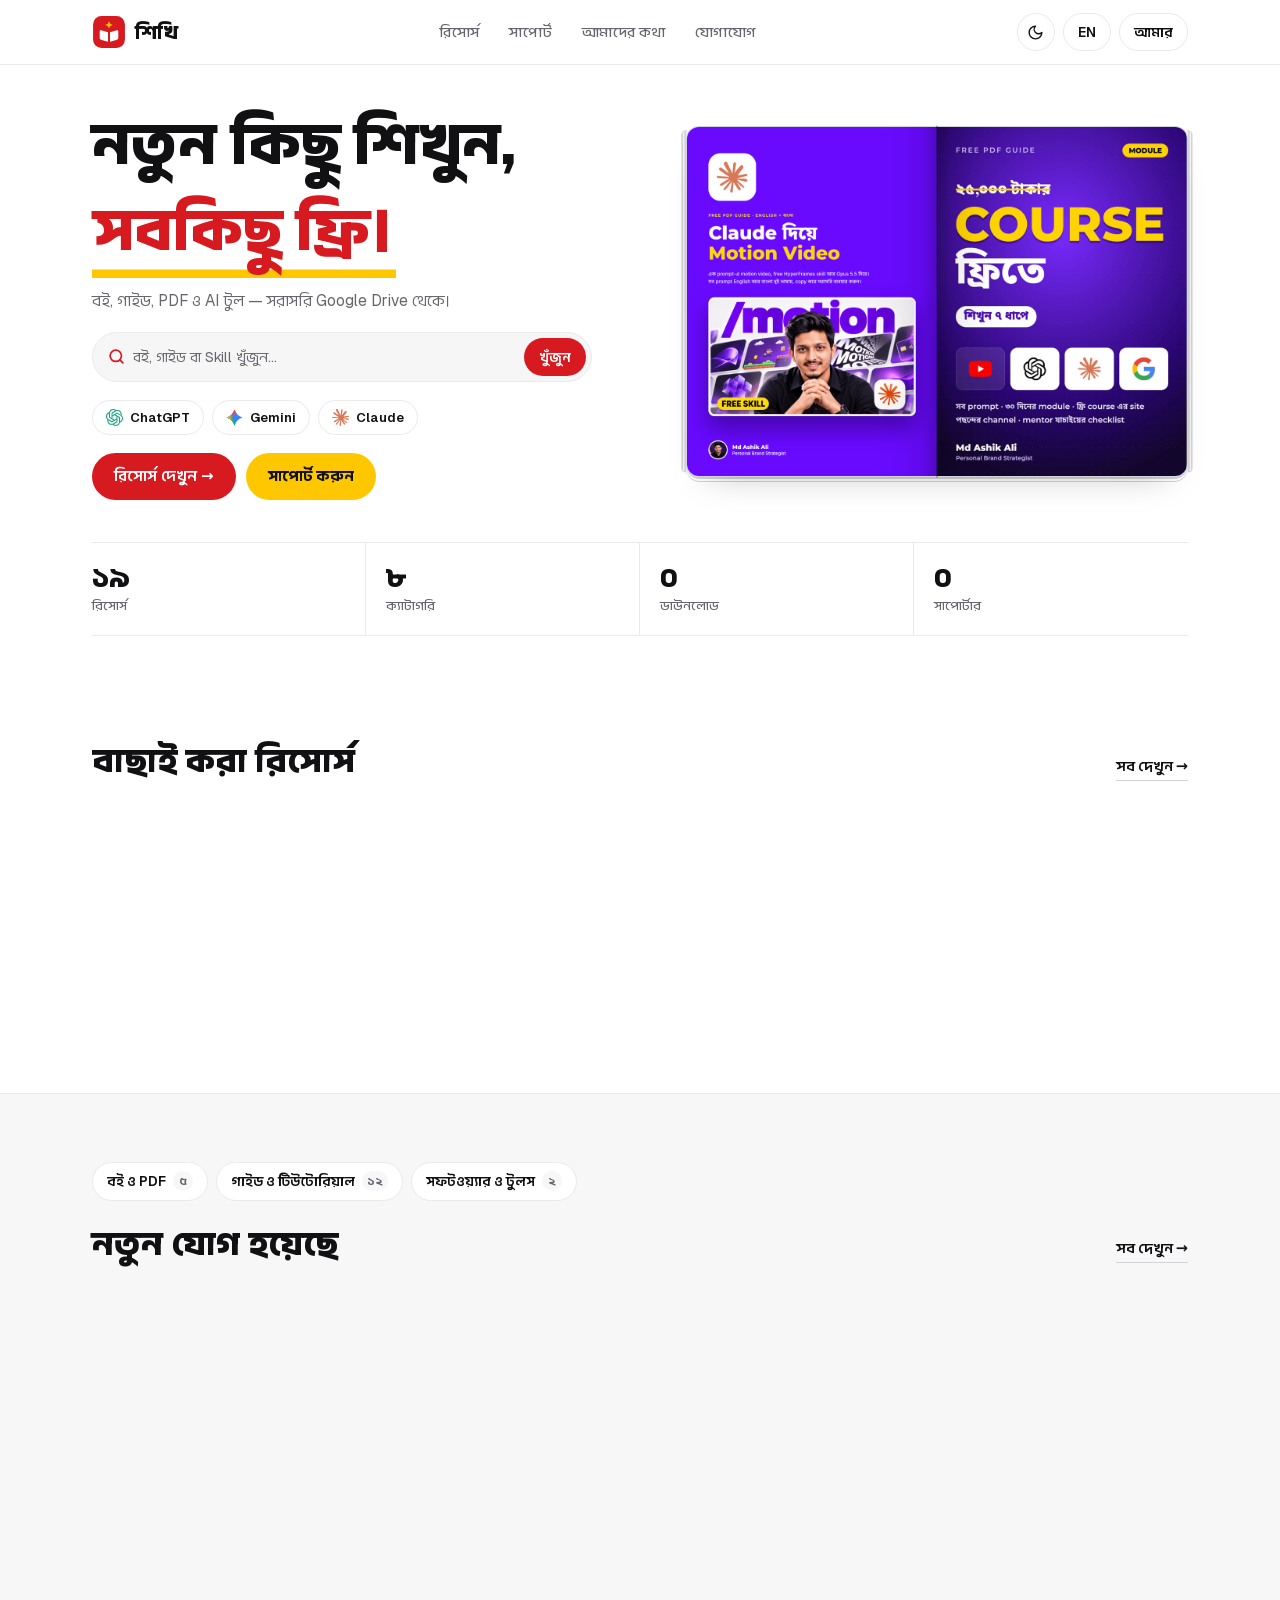
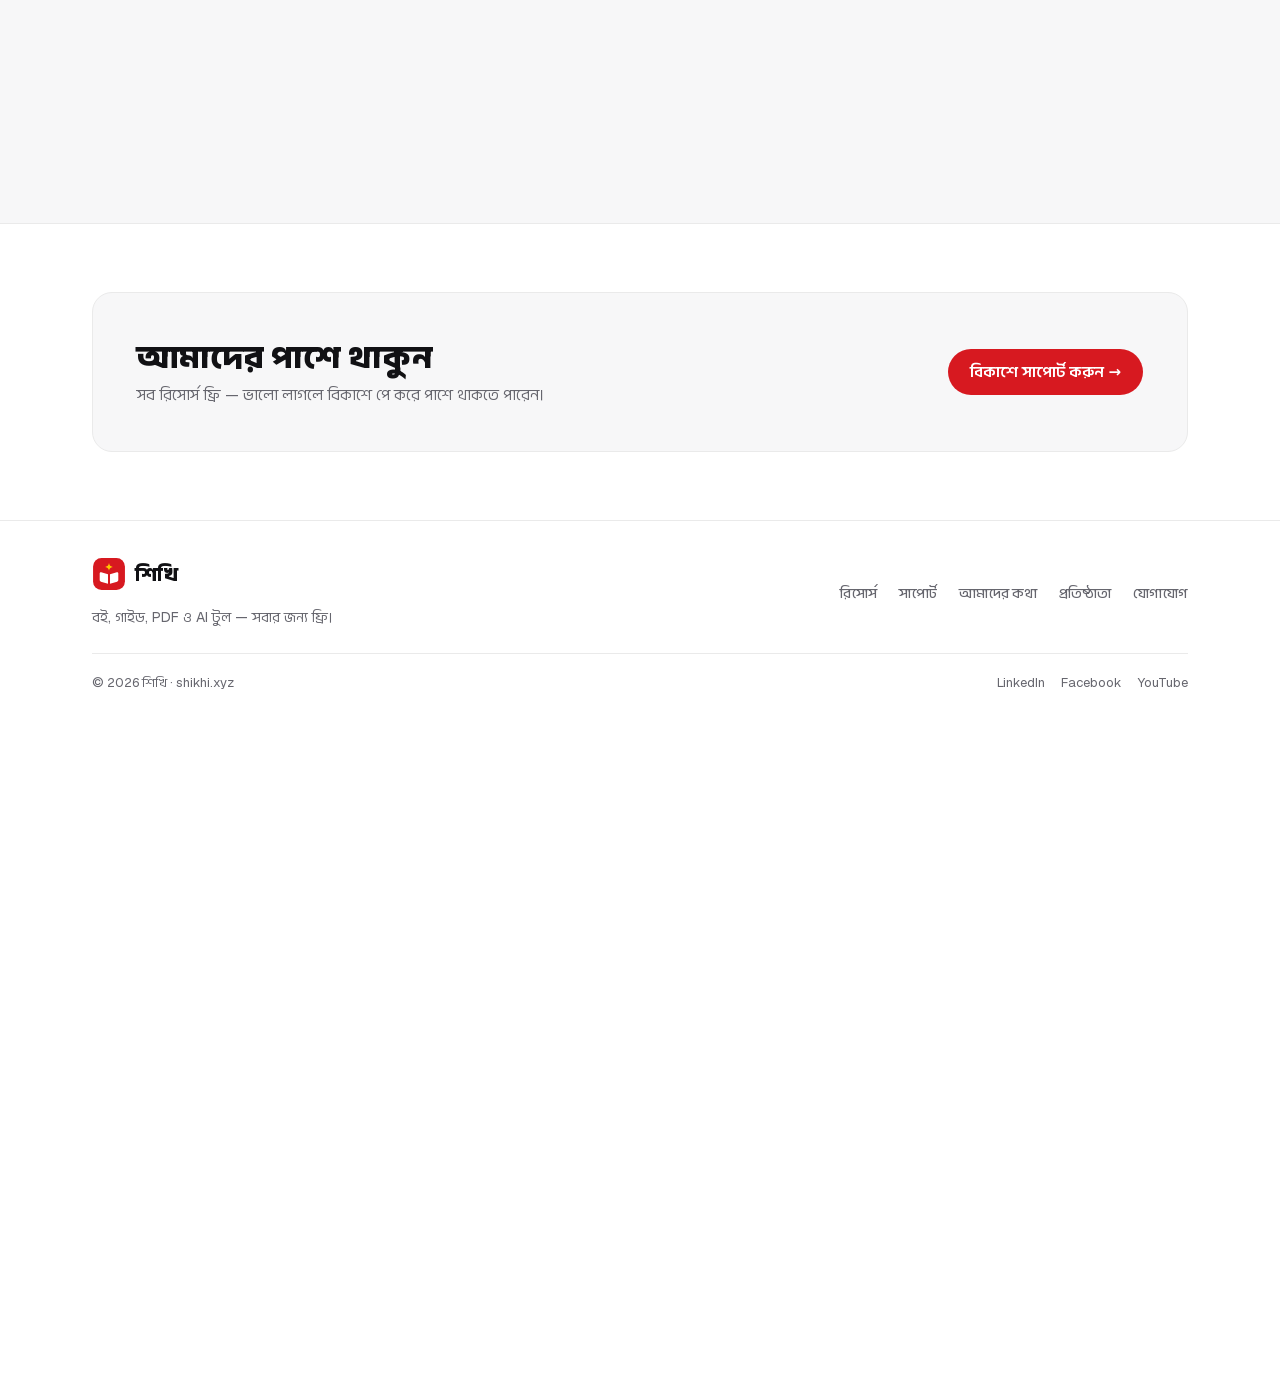
<file: index.html>
<!doctype html>
<html lang="bn">
<head>
  <meta charset="utf-8">
  <meta name="viewport" content="width=device-width, initial-scale=1, viewport-fit=cover">
  <meta name="theme-color" content="#ffffff">
  <title>শিখি · shikhi.xyz</title>
  <meta name="description" content="বই, গাইড, PDF ও AI টুল — সবকিছু ১০০% ফ্রি।">
  <link rel="icon" href="assets/favicon.svg" type="image/svg+xml">
  <link rel="stylesheet" href="css/styles.css">
  <script>(function(){var d=document.documentElement;try{if(localStorage.getItem("shikhi_theme")==="dark")d.setAttribute("data-theme","dark");}catch(e){}if(document.fonts){d.classList.add("fonts-loading");var u=function(){d.classList.remove("fonts-loading");};Promise.all([document.fonts.load('800 16px "Anek Bangla"','\u0985'),document.fonts.load('700 16px "Geist"','A')]).then(u,u);setTimeout(u,240);}})();</script>
</head>
<body>
  <header id="siteHeader"></header>

  <main>
    <section class="hero-section">
      <div class="container">
        <div id="heroMount"></div>
        <div id="statsMount" class="stats-grid"></div>
      </div>
    </section>

    <section class="section">
      <div class="container">
        <div class="section-head">
          <h2 class="section-title" id="featuredHeading">বাছাই করা রিসোর্স</h2>
          <a href="resources.html" class="link-underline" id="featuredAllLink">সব রিসোর্স →</a>
        </div>
        <div id="featuredMount" class="resource-grid cols-4"></div>
      </div>
    </section>

    <section class="section section-tint">
      <div class="container">
        <div id="homeCatMount" class="cat-strip"></div>
        <div class="section-head">
          <h2 class="section-title" id="recentHeading">নতুন যোগ হয়েছে</h2>
          <a href="resources.html" class="link-underline" id="recentAllLink">সব দেখুন →</a>
        </div>
        <div id="recentMount" class="resource-grid"></div>
      </div>
    </section>

    <section class="section section-tint" id="homeSupportersSection" hidden>
      <div class="container">
        <div class="card" id="homeSupportersMount"></div>
      </div>
    </section>

    <section class="section">
      <div class="container" id="homeCtaMount"></div>
    </section>
  </main>

  <footer id="siteFooter"></footer>

  <script src="js/data.js"></script>
  <script src="js/app.js"></script>
  <script>MG.init("home");</script>
</body>
</html>
</file>
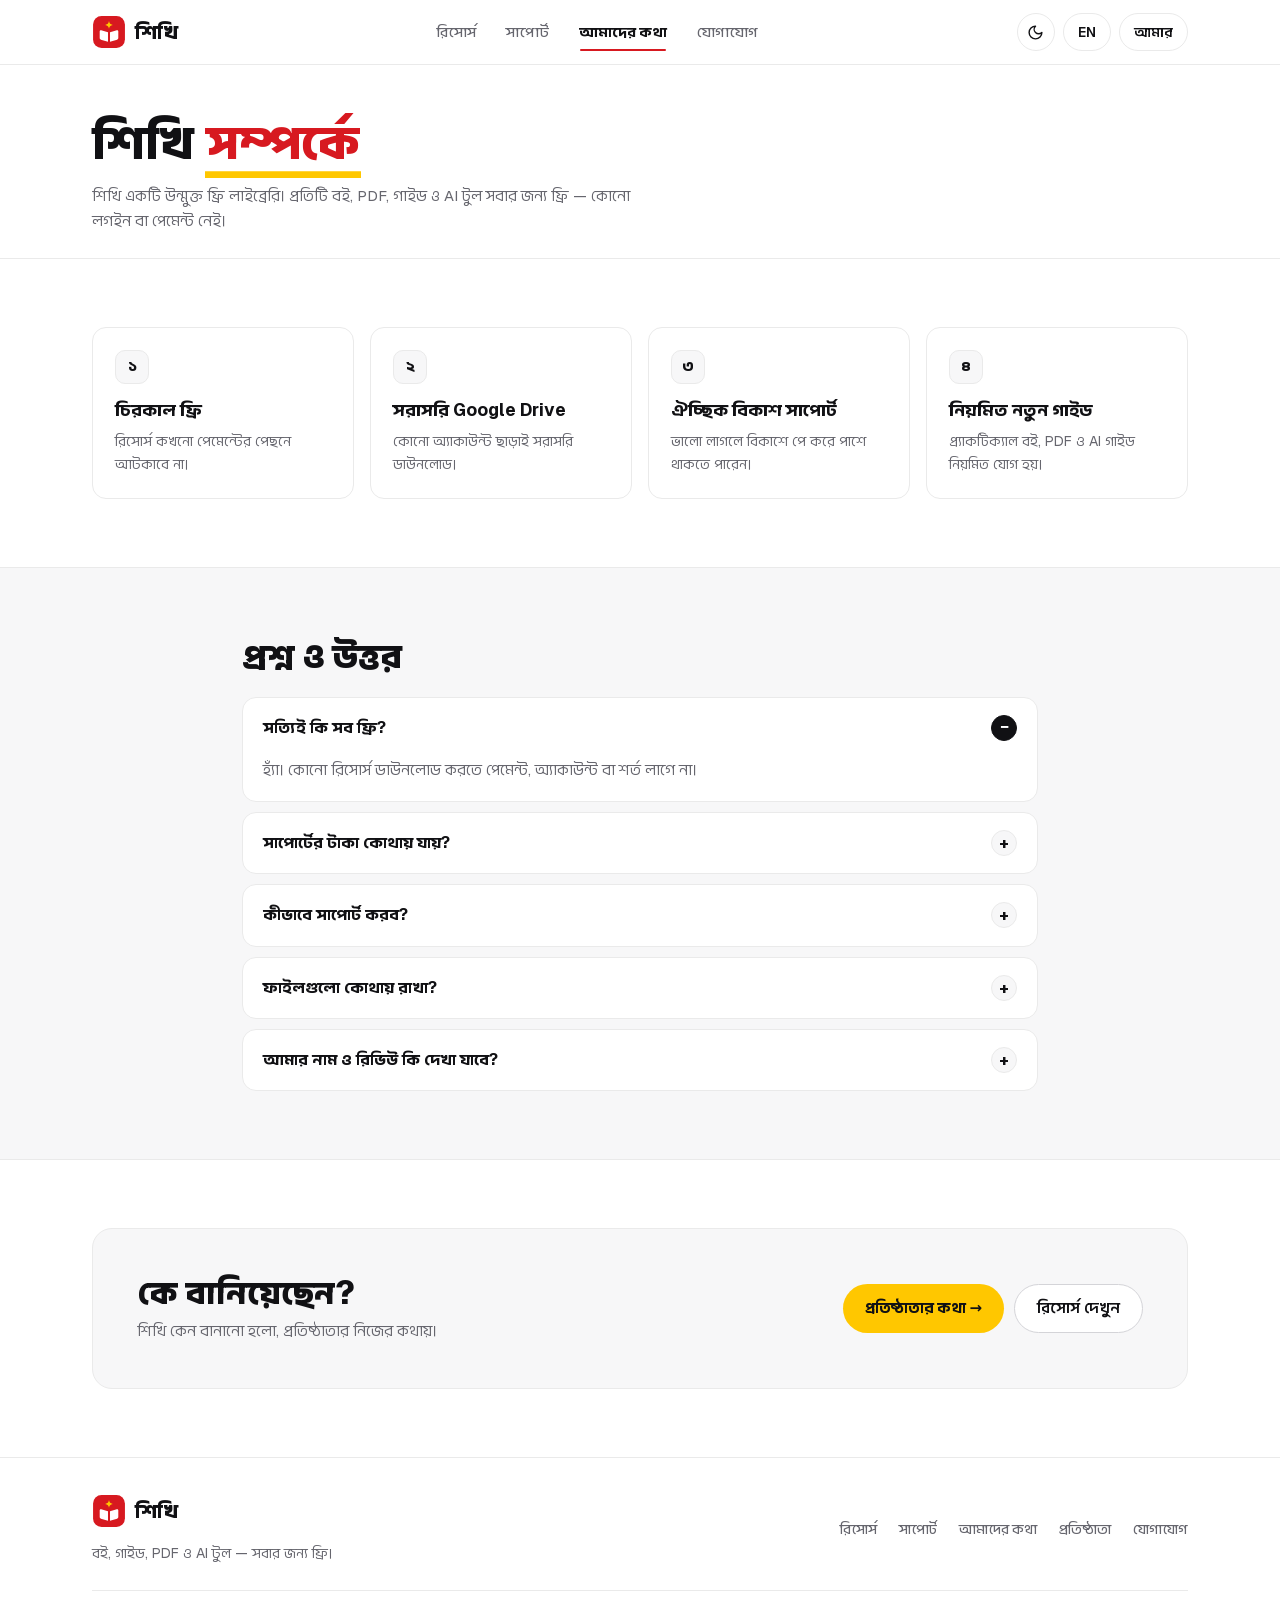
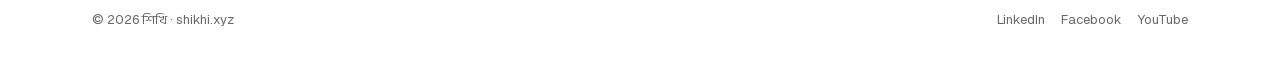
<file: about.html>
<!doctype html>
<html lang="bn">
<head>
  <meta charset="utf-8">
  <meta name="viewport" content="width=device-width, initial-scale=1, viewport-fit=cover">
  <meta name="theme-color" content="#ffffff">
  <title>আমাদের কথা · শিখি</title>
  <link rel="icon" href="assets/favicon.svg" type="image/svg+xml">
  <link rel="stylesheet" href="css/styles.css">
  <script>(function(){var d=document.documentElement;try{if(localStorage.getItem("shikhi_theme")==="dark")d.setAttribute("data-theme","dark");}catch(e){}if(document.fonts){d.classList.add("fonts-loading");var u=function(){d.classList.remove("fonts-loading");};Promise.all([document.fonts.load('800 16px "Anek Bangla"','\u0985'),document.fonts.load('700 16px "Geist"','A')]).then(u,u);setTimeout(u,240);}})();</script>
</head>
<body>
  <header id="siteHeader"></header>

  <main>
    <section class="page-hero">
      <div class="container" id="aboutHead"></div>
    </section>

    <section class="section">
      <div class="container">
        <div id="pillarsMount" class="pillars-grid"></div>
      </div>
    </section>

    <section class="section section-tint">
      <div class="container" style="max-width:860px;">
        <h2 class="section-title" id="faqHeading" style="margin-bottom:20px;">প্রশ্ন ও উত্তর</h2>
        <div id="faqMount" class="faq-list"></div>
      </div>
    </section>

    <section class="section">
      <div class="container" id="aboutFooterBox"></div>
    </section>
  </main>

  <footer id="siteFooter"></footer>

  <script src="js/data.js"></script>
  <script src="js/app.js"></script>
  <script>MG.init("about");</script>
</body>
</html>
</file>
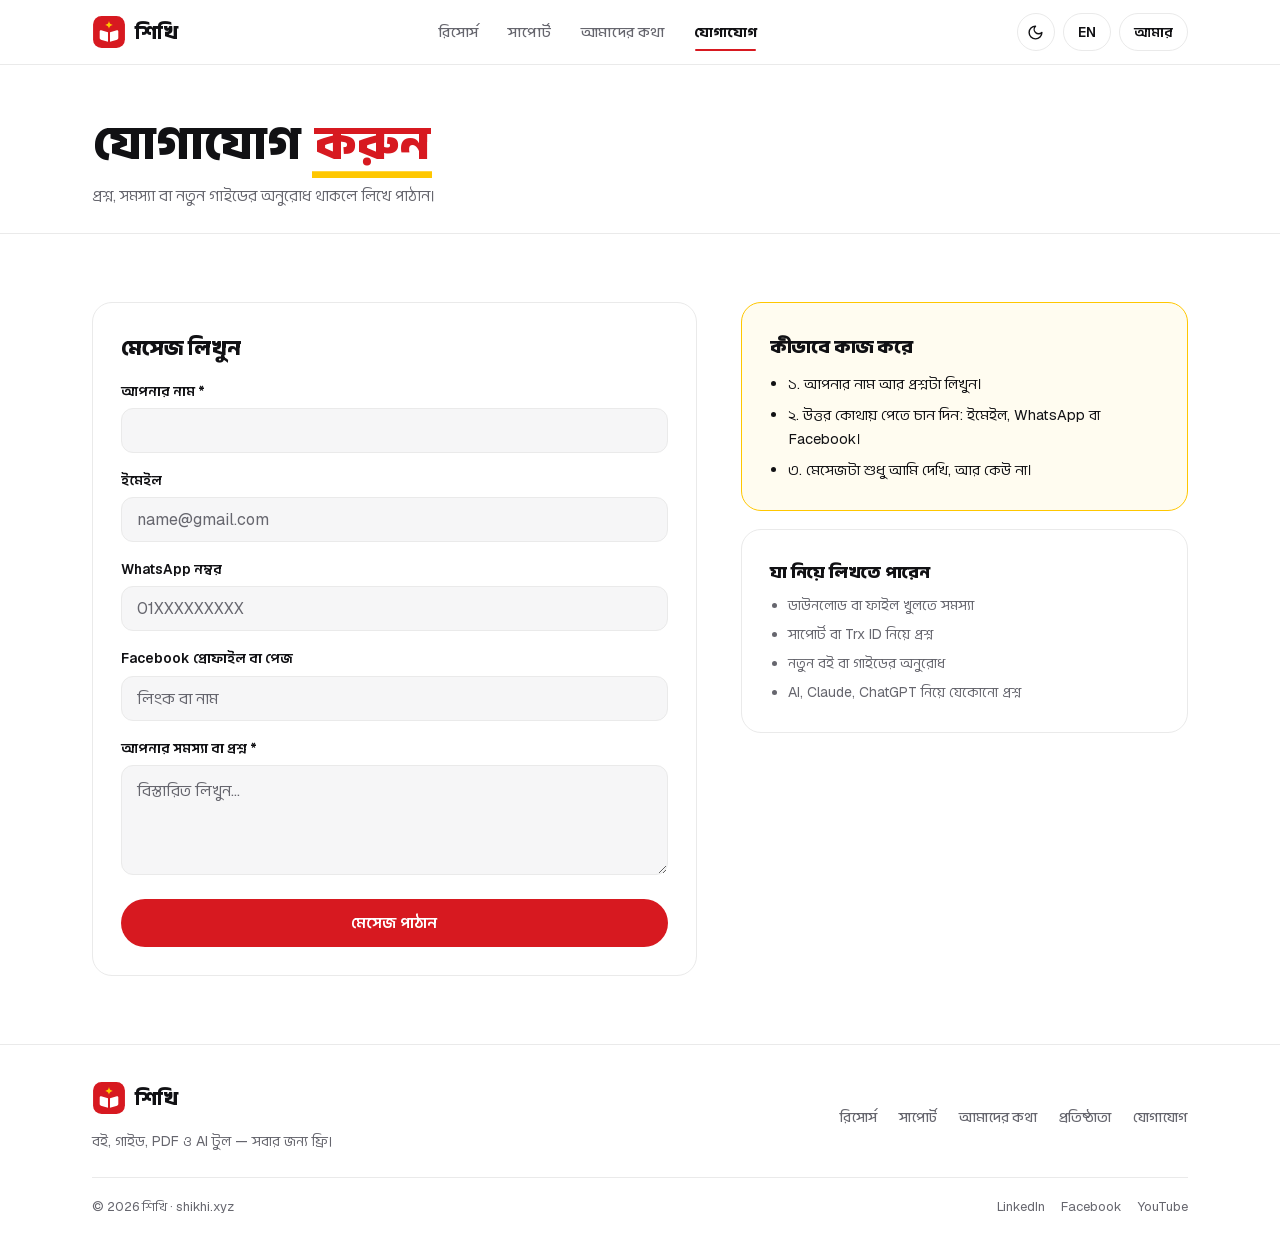
<file: contact.html>
<!doctype html>
<html lang="bn">
<head>
  <meta charset="utf-8">
  <meta name="viewport" content="width=device-width, initial-scale=1, viewport-fit=cover">
  <meta name="theme-color" content="#ffffff">
  <title>যোগাযোগ · শিখি</title>
  <link rel="icon" href="assets/favicon.svg" type="image/svg+xml">
  <link rel="stylesheet" href="css/styles.css">
  <script>(function(){var d=document.documentElement;try{if(localStorage.getItem("shikhi_theme")==="dark")d.setAttribute("data-theme","dark");}catch(e){}if(document.fonts){d.classList.add("fonts-loading");var u=function(){d.classList.remove("fonts-loading");};Promise.all([document.fonts.load('800 16px "Anek Bangla"','\u0985'),document.fonts.load('700 16px "Geist"','A')]).then(u,u);setTimeout(u,240);}})();</script>
</head>
<body>
  <header id="siteHeader"></header>

  <main>
    <section class="page-hero">
      <div class="container" id="contactHead"></div>
    </section>

    <section class="section">
      <div class="container two-col">
        <div class="card" id="contactFormMount"></div>
        <div id="contactInfoMount"></div>
      </div>
    </section>
  </main>

  <footer id="siteFooter"></footer>

  <script src="js/data.js"></script>
  <script src="js/app.js"></script>
  <script>MG.init("contact");</script>
</body>
</html>
</file>
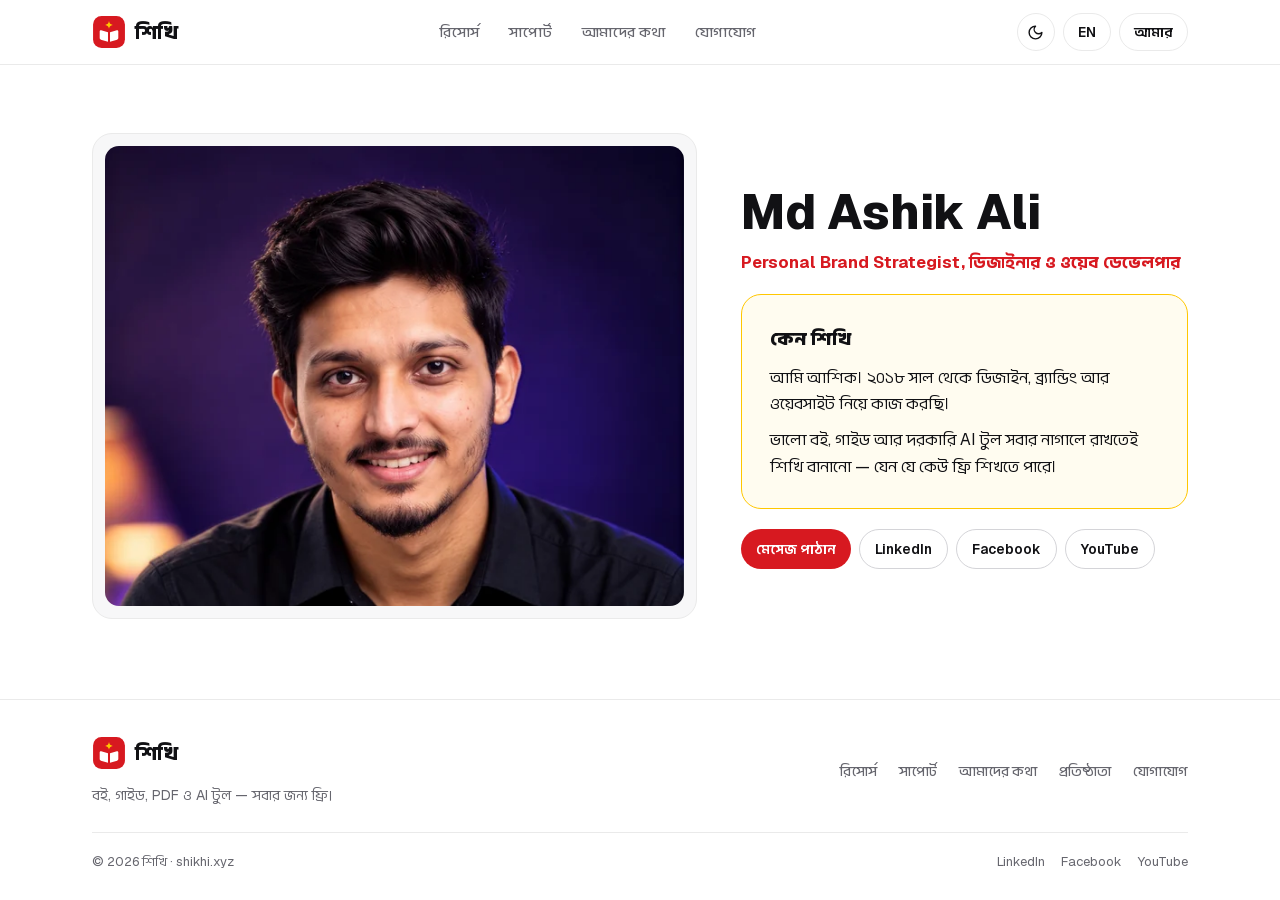
<file: founder.html>
<!doctype html>
<html lang="bn">
<head>
  <meta charset="utf-8">
  <meta name="viewport" content="width=device-width, initial-scale=1, viewport-fit=cover">
  <meta name="theme-color" content="#ffffff">
  <title>প্রতিষ্ঠাতা · শিখি</title>
  <link rel="icon" href="assets/favicon.svg" type="image/svg+xml">
  <link rel="stylesheet" href="css/styles.css">
  <script>(function(){var d=document.documentElement;try{if(localStorage.getItem("shikhi_theme")==="dark")d.setAttribute("data-theme","dark");}catch(e){}if(document.fonts){d.classList.add("fonts-loading");var u=function(){d.classList.remove("fonts-loading");};Promise.all([document.fonts.load('800 16px "Anek Bangla"','\u0985'),document.fonts.load('700 16px "Geist"','A')]).then(u,u);setTimeout(u,240);}})();</script>
</head>
<body>
  <header id="siteHeader"></header>

  <main class="section">
    <div class="container" id="founderRoot"></div>
  </main>

  <footer id="siteFooter"></footer>

  <script src="js/data.js"></script>
  <script src="js/app.js"></script>
  <script>MG.init("founder");</script>
</body>
</html>
</file>
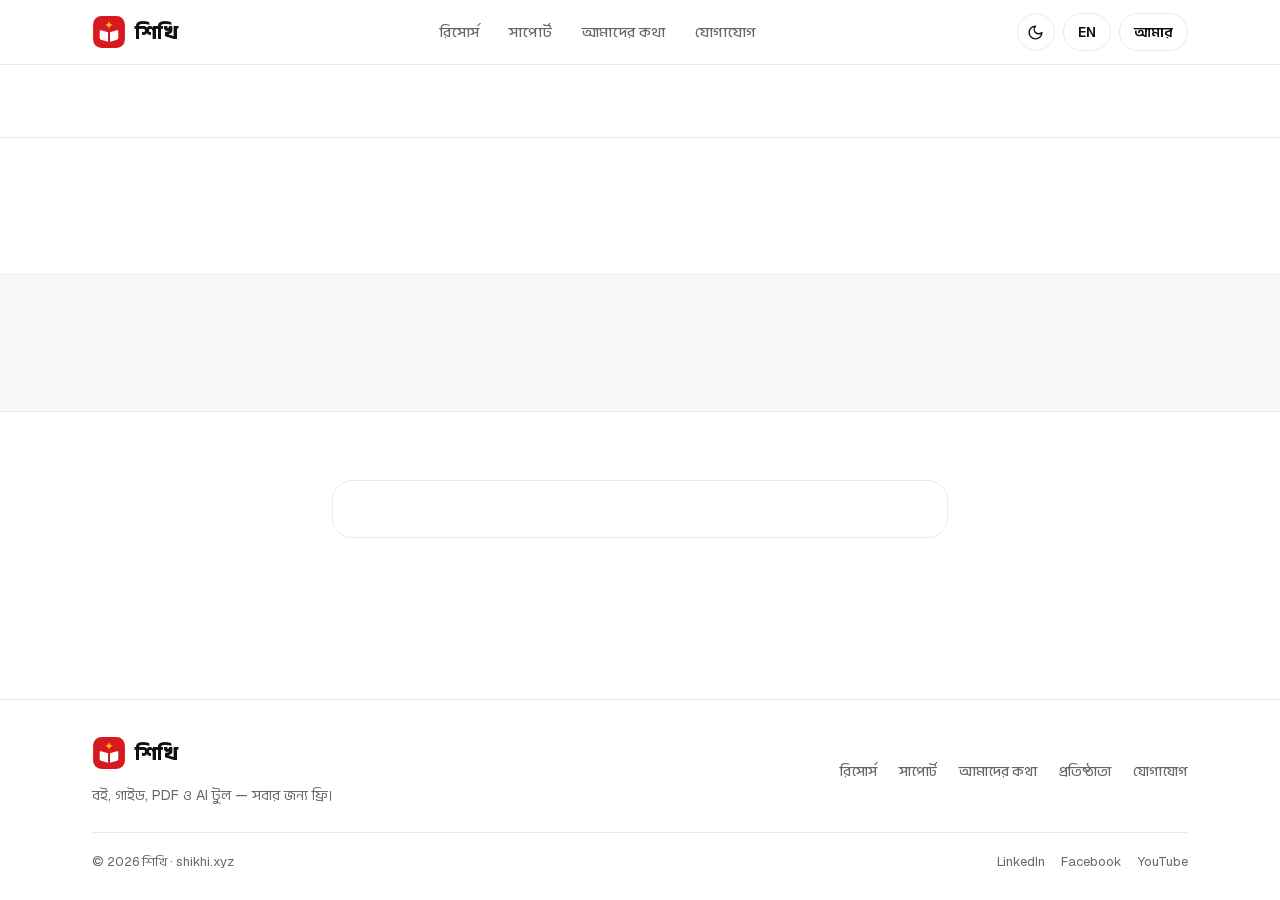
<file: good-cause.html>
<!doctype html>
<html lang="bn">
<head>
  <meta charset="utf-8">
  <meta name="viewport" content="width=device-width, initial-scale=1">
  <title>ভালো কাজের ফান্ড · মুক্তঘর</title>
  <link rel="icon" href="assets/favicon.svg" type="image/svg+xml">
  <link rel="stylesheet" href="css/styles.css">
</head>
<body>
  <header id="siteHeader"></header>

  <main>
    <section class="page-hero">
      <div class="container" id="gcHead"></div>
    </section>

    <section class="section">
      <div class="container" id="gcSummaryPanel"></div>
    </section>

    <section class="section section-tint">
      <div class="container" id="gcLedgerMount"></div>
    </section>

    <section class="section" id="donate">
      <div class="container" style="max-width:680px;">
        <div class="card" id="donateFormMount"></div>
      </div>
    </section>
  </main>

  <footer id="siteFooter"></footer>

  <script src="js/data.js"></script>
  <script src="js/app.js"></script>
  <script>MG.init("good-cause");</script>
</body>
</html>
</file>
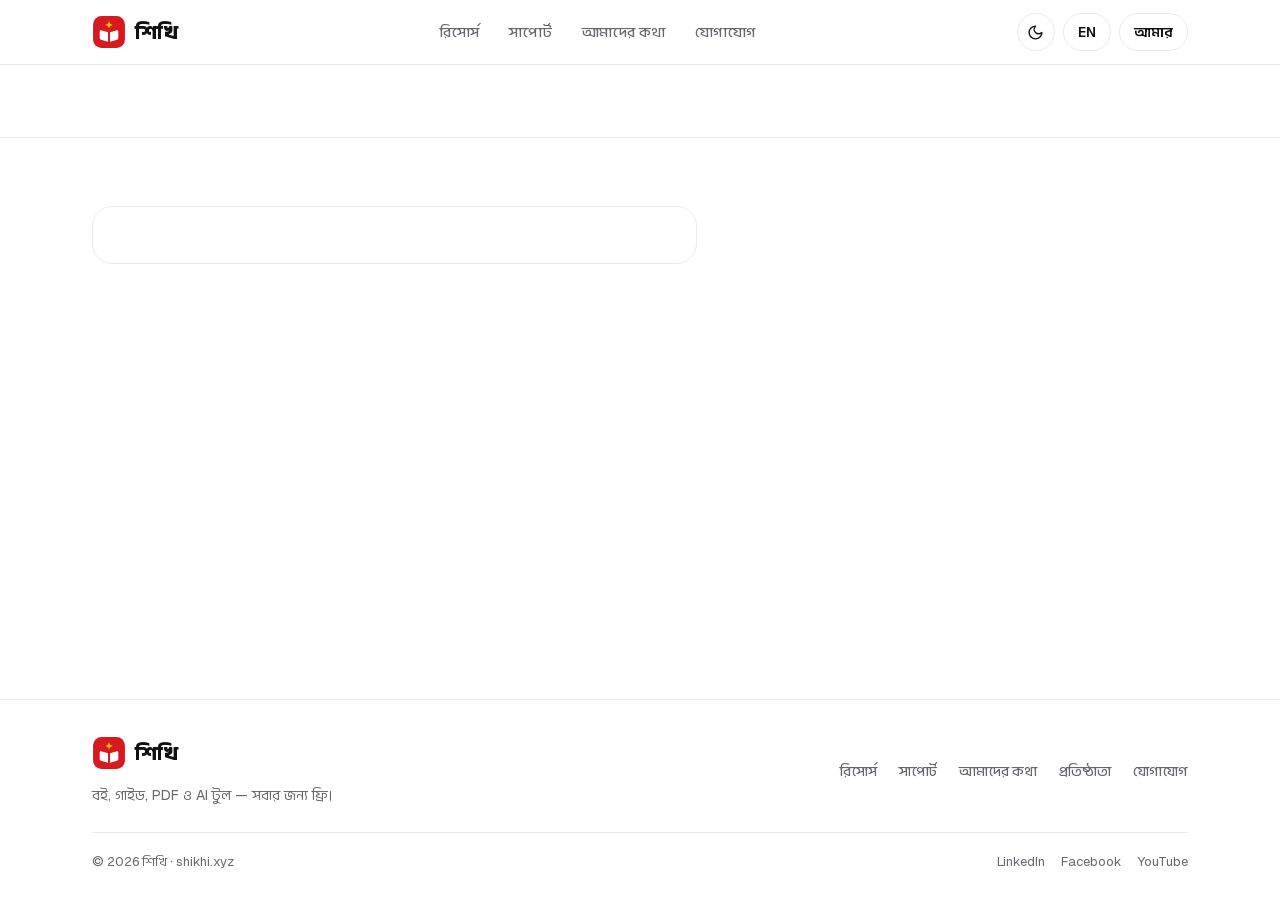
<file: help.html>
<!doctype html>
<html lang="bn">
<head>
  <meta charset="utf-8">
  <meta name="viewport" content="width=device-width, initial-scale=1">
  <title>সহায়তার আবেদন · মুক্তঘর</title>
  <link rel="icon" href="assets/favicon.svg" type="image/svg+xml">
  <link rel="stylesheet" href="css/styles.css">
</head>
<body>
  <header id="siteHeader"></header>

  <main>
    <section class="page-hero">
      <div class="container" id="helpHead"></div>
    </section>

    <section class="section">
      <div class="container two-col">
        <div class="card" id="helpFormMount"></div>
        <div id="helpInfoMount"></div>
      </div>
    </section>
  </main>

  <footer id="siteFooter"></footer>

  <script src="js/data.js"></script>
  <script src="js/app.js"></script>
  <script>MG.init("help");</script>
</body>
</html>
</file>
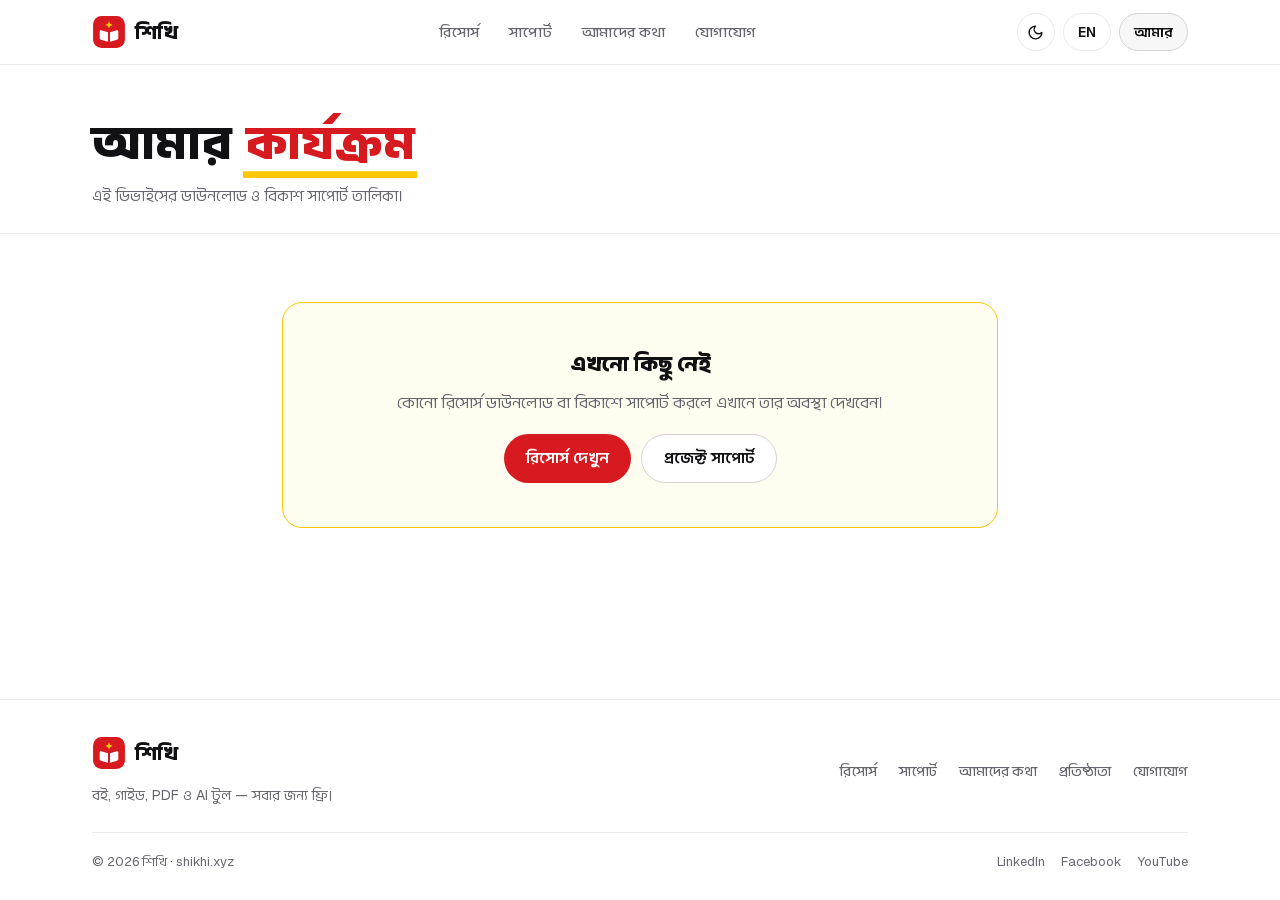
<file: me.html>
<!doctype html>
<html lang="bn">
<head>
  <meta charset="utf-8">
  <meta name="viewport" content="width=device-width, initial-scale=1, viewport-fit=cover">
  <meta name="theme-color" content="#ffffff">
  <title>আমার · শিখি</title>
  <link rel="icon" href="assets/favicon.svg" type="image/svg+xml">
  <link rel="stylesheet" href="css/styles.css">
  <script>(function(){var d=document.documentElement;try{if(localStorage.getItem("shikhi_theme")==="dark")d.setAttribute("data-theme","dark");}catch(e){}if(document.fonts){d.classList.add("fonts-loading");var u=function(){d.classList.remove("fonts-loading");};Promise.all([document.fonts.load('800 16px "Anek Bangla"','\u0985'),document.fonts.load('700 16px "Geist"','A')]).then(u,u);setTimeout(u,240);}})();</script>
</head>
<body>
  <header id="siteHeader"></header>

  <main>
    <section class="page-hero">
      <div class="container" id="meHead"></div>
    </section>

    <section class="section">
      <div class="container" id="meMount" style="max-width:780px;"></div>
    </section>
  </main>

  <footer id="siteFooter"></footer>

  <script src="js/data.js"></script>
  <script src="js/app.js"></script>
  <script>MG.init("me");</script>
</body>
</html>
</file>
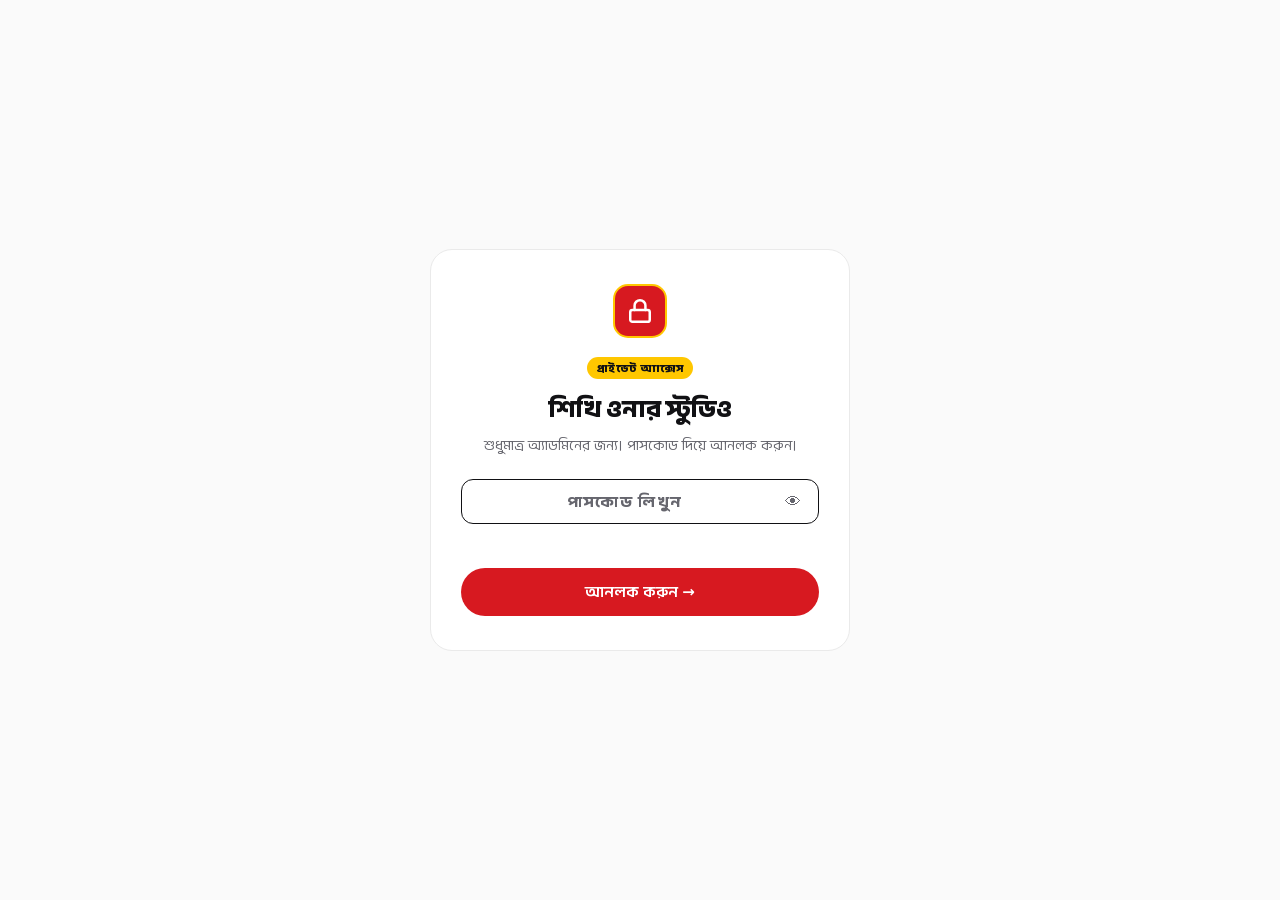
<file: mg-vault-1574.html>
<!doctype html>
<html lang="bn">
<head>
  <meta charset="utf-8">
  <meta name="viewport" content="width=device-width, initial-scale=1">
  <meta name="robots" content="noindex, nofollow, noarchive">
  <title>Owner Studio · শিখি</title>
  <link rel="icon" href="assets/favicon.svg" type="image/svg+xml">
  <link rel="stylesheet" href="css/styles.css">
  <script>(function(){var d=document.documentElement;if(document.fonts){d.classList.add("fonts-loading");var u=function(){d.classList.remove("fonts-loading");};Promise.all([document.fonts.load('800 16px "Anek Bangla"','\u0985'),document.fonts.load('700 16px "Geist"','A')]).then(u,u);setTimeout(u,240);}})();</script>
  <style>
    body.vault-body {
      background: var(--bg-warm);
      min-height: 100dvh;
      padding-bottom: 0 !important;
    }

    body.vault-body .toast {
      bottom: 22px;
    }

    /* Lock Screen */
    .vault-lock-screen {
      min-height: 100dvh;
      display: grid;
      place-items: center;
      padding: 20px;
      background: var(--bg-warm);
    }

    .vault-lock-card {
      width: 100%;
      max-width: 420px;
      background: var(--surface);
      border: 1px solid var(--border);
      border-radius: 22px;
      padding: clamp(24px, 5vw, 34px) clamp(20px, 5vw, 30px);
      text-align: center;
    }

    .vault-shield {
      width: 54px;
      height: 54px;
      margin: 0 auto 16px;
      border-radius: 15px;
      background: var(--red);
      border: 2px solid var(--yellow);
      color: #ffffff;
      display: grid;
      place-items: center;
    }

    .vault-lock-card.shake {
      animation: vaultShake 0.36s ease;
    }

    @keyframes vaultShake {
      0%, 100% { transform: translateX(0); }
      20% { transform: translateX(-8px); }
      40% { transform: translateX(8px); }
      60% { transform: translateX(-5px); }
      80% { transform: translateX(5px); }
    }

    .pass-wrap {
      position: relative;
      margin-bottom: 14px;
    }

    .pass-wrap input {
      padding-right: 46px;
      text-align: center;
      letter-spacing: 0.08em;
      font-weight: 700;
    }

    .pass-eye {
      position: absolute;
      right: 10px;
      top: 50%;
      transform: translateY(-50%);
      width: 32px;
      height: 32px;
      border-radius: 8px;
      display: grid;
      place-items: center;
      color: var(--muted);
    }

    .pass-eye:hover {
      background: var(--surface-tint);
      color: var(--red);
    }

    /* Studio Shell */
    .vault-shell {
      display: grid;
      grid-template-columns: 256px minmax(0, 1fr);
      min-height: 100dvh;
    }

    @media (max-width: 920px) {
      .vault-shell {
        grid-template-columns: 1fr;
      }
    }

    .vault-sidebar {
      background: #ffffff;
      border-right: 1.5px solid var(--border);
      padding: 22px 16px;
      display: flex;
      flex-direction: column;
      gap: 18px;
      position: sticky;
      top: 0;
      height: 100dvh;
      overflow-y: auto;
    }

    @media (max-width: 920px) {
      .vault-sidebar {
        position: static;
        height: auto;
        border-right: 0;
        border-bottom: 1.5px solid var(--border);
        padding: 16px;
      }
    }

    .vault-brand-row {
      display: flex;
      align-items: center;
      justify-content: space-between;
      gap: 8px;
      padding-inline: 6px;
    }

    .vault-pill-private {
      padding: 2px 9px;
      border-radius: var(--radius-pill);
      background: var(--yellow);
      color: var(--red-deep);
      font-size: 11px;
      font-weight: 800;
      letter-spacing: 0.04em;
      text-transform: uppercase;
    }

    .vault-nav {
      display: grid;
      gap: 5px;
    }

    @media (max-width: 920px) {
      .vault-nav {
        display: flex;
        flex-wrap: wrap;
        gap: 6px;
      }
    }

    .vault-nav-btn {
      display: flex;
      align-items: center;
      justify-content: space-between;
      gap: 10px;
      width: 100%;
      padding: 11px 14px;
      border-radius: 13px;
      font-size: 14.5px;
      font-weight: 600;
      color: var(--muted);
      text-align: left;
      transition: background-color 0.18s var(--ease), color 0.18s var(--ease);
    }

    @media (max-width: 920px) {
      .vault-nav-btn {
        width: auto;
        padding: 8px 13px;
        font-size: 13.5px;
      }
    }

    .vault-nav-btn:hover {
      background: var(--surface-tint);
      color: var(--red-deep);
    }

    .vault-nav-btn.active {
      background: var(--red);
      color: #ffffff;
      font-weight: 700;
    }

    .vault-nav-badge {
      padding: 1px 8px;
      border-radius: var(--radius-pill);
      background: var(--yellow);
      color: var(--red-deep);
      font-size: 11.5px;
      font-weight: 800;
    }

    .vault-sidebar-foot {
      margin-top: auto;
      padding-top: 14px;
      border-top: 1px solid var(--border);
      display: grid;
      gap: 8px;
    }

    .vault-sidebar-foot .btn {
      white-space: nowrap;
    }

    @media (max-width: 920px) {
      .vault-sidebar-foot {
        display: flex;
        flex-wrap: wrap;
        align-items: center;
        margin-top: 0;
        padding-top: 10px;
      }
    }

    @media (max-width: 640px) {
      body.vault-body .toolbar .select-input {
        grid-column: 1 / -1;
      }
    }

    .vault-main {
      padding: clamp(18px, 3.2vw, 38px);
      max-width: 1180px;
      width: 100%;
      min-width: 0;
    }

    .vault-topbar {
      display: flex;
      flex-wrap: wrap;
      align-items: center;
      justify-content: space-between;
      gap: 14px;
      margin-bottom: 24px;
    }

    .vault-kpi-grid {
      display: grid;
      grid-template-columns: repeat(3, minmax(0, 1fr));
      gap: 14px;
      margin-bottom: 24px;
    }

    .vault-kpi-grid .stat-card {
      flex-direction: column;
      align-items: flex-start;
      gap: 4px;
    }

    @media (max-width: 720px) {
      .vault-kpi-grid {
        grid-template-columns: repeat(2, minmax(0, 1fr));
      }
    }

    .vault-table-wrap {
      overflow-x: auto;
    }

    .vault-res-row {
      display: grid;
      grid-template-columns: 54px minmax(0, 1fr) auto;
      gap: 14px;
      align-items: center;
      padding: 12px 14px;
      border-radius: 14px;
      border: 1px solid var(--border);
      background: #ffffff;
    }

    .vault-res-row:hover {
      border-color: var(--border-strong);
      background: var(--surface-tint);
    }

    @media (max-width: 640px) {
      .vault-res-row {
        grid-template-columns: 48px minmax(0, 1fr);
        gap: 10px 12px;
      }
      .vault-thumb {
        width: 48px;
        height: 60px;
      }
      .vault-res-row .vault-actions {
        grid-column: 1 / -1;
        justify-content: flex-start;
      }
      .vault-form-grid {
        grid-template-columns: minmax(0, 1fr);
      }
    }

    .vault-thumb {
      width: 54px;
      height: 68px;
      border-radius: 10px;
      object-fit: cover;
      border: 1px solid var(--border);
      background: var(--surface-tint);
    }

    .vault-actions {
      display: flex;
      flex-wrap: wrap;
      gap: 6px;
      justify-content: flex-end;
    }

    .btn-danger {
      background: #fff0f0;
      color: var(--red);
      border: 1px solid #f5b9bc;
    }

    .btn-danger:hover {
      background: var(--red);
      border-color: var(--red);
      color: #ffffff;
    }

    .btn-verify {
      background: var(--yellow);
      color: var(--red-deep);
      font-weight: 800;
      border: 1px solid #e6b200;
    }

    .btn-verify:hover {
      background: var(--yellow-bright);
    }

    .vault-form-grid {
      display: grid;
      grid-template-columns: repeat(2, minmax(0, 1fr));
      gap: 14px;
    }

    @media (max-width: 680px) {
      .vault-form-grid {
        grid-template-columns: 1fr;
      }
    }

    .cover-preview-box {
      display: flex;
      align-items: center;
      gap: 14px;
      padding: 12px;
      border-radius: 14px;
      background: var(--surface-yellow);
      border: 1.5px dashed var(--yellow);
      margin-bottom: 14px;
    }

    .cover-preview-box img {
      width: 66px;
      height: 82px;
      border-radius: 10px;
      object-fit: cover;
      background: #ffffff;
      border: 1px solid var(--border);
      flex-shrink: 0;
    }

    .vault-subtabs {
      display: flex;
      flex-wrap: wrap;
      gap: 8px;
      margin-bottom: 16px;
    }
  </style>
</head>
<body class="vault-body">
  <div id="vaultRoot"></div>

  <script src="js/data.js"></script>
  <script src="js/admin.js"></script>
</body>
</html>
</file>
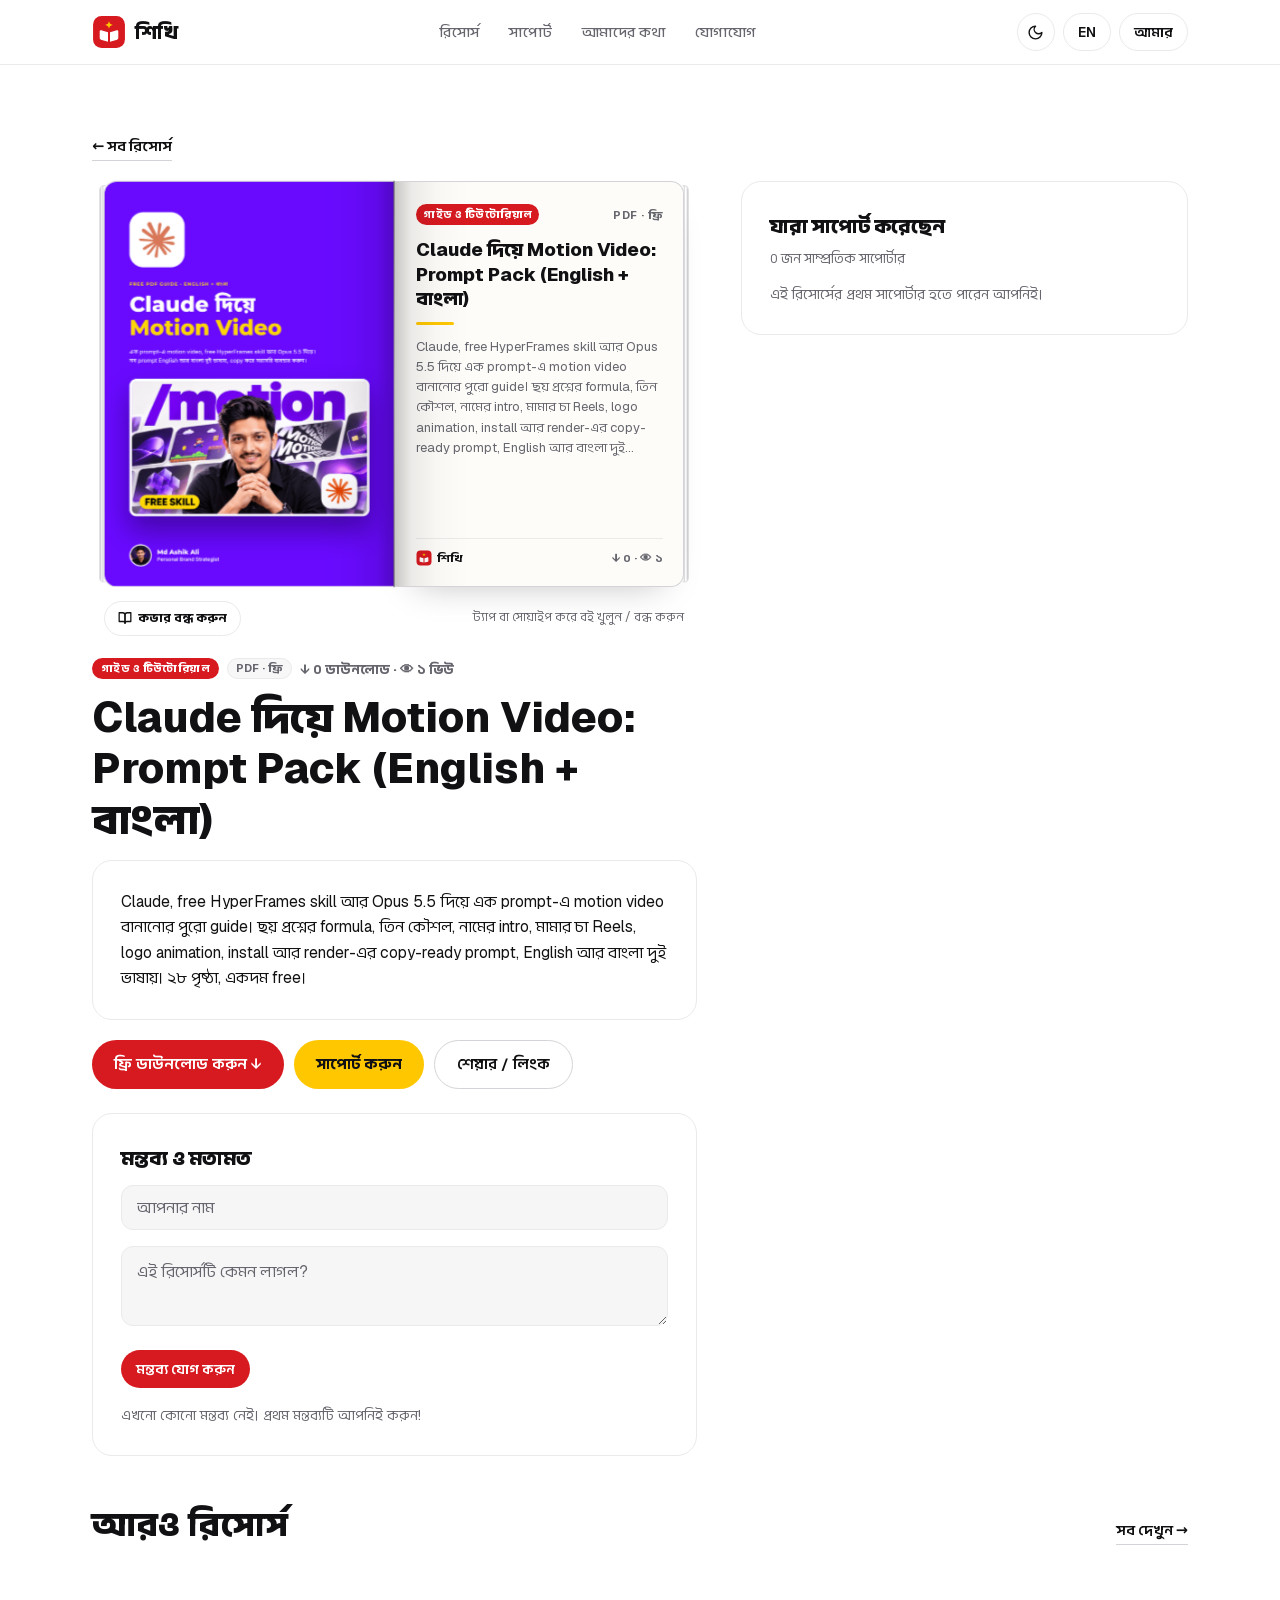
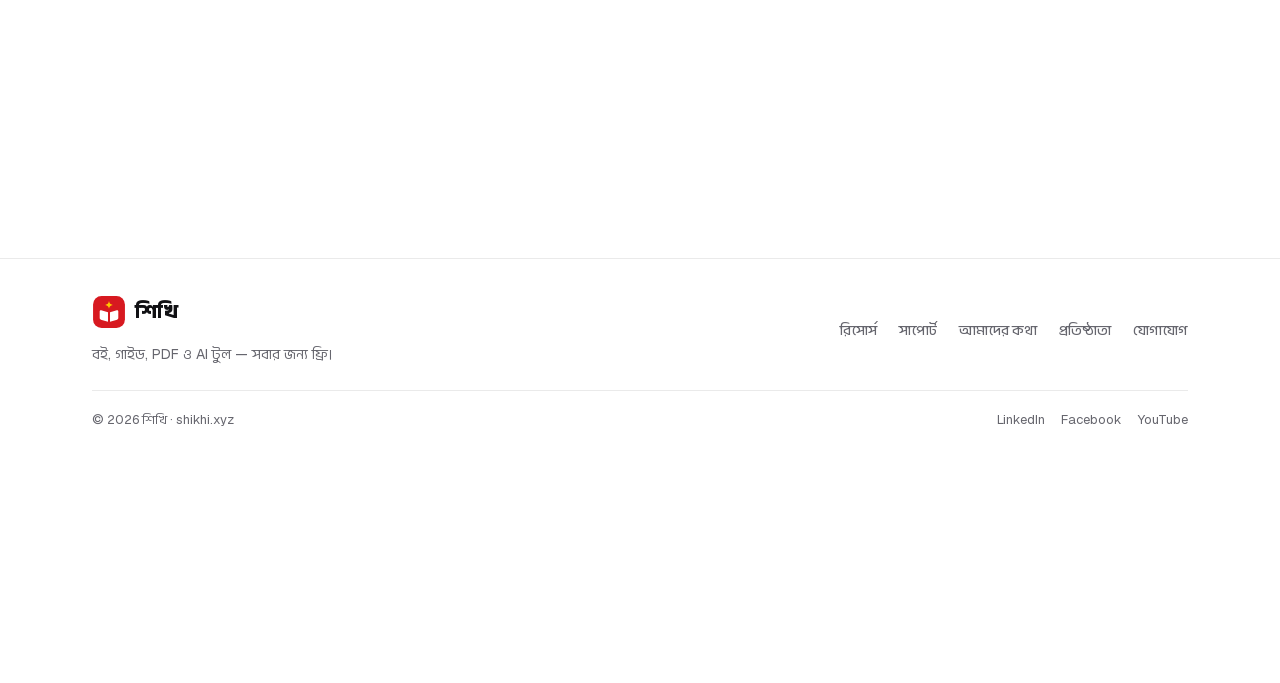
<file: resource.html>
<!doctype html>
<html lang="bn">
<head>
  <meta charset="utf-8">
  <meta name="viewport" content="width=device-width, initial-scale=1, viewport-fit=cover">
  <meta name="theme-color" content="#ffffff">
  <title>রিসোর্স · শিখি</title>
  <link rel="icon" href="assets/favicon.svg" type="image/svg+xml">
  <link rel="stylesheet" href="css/styles.css">
  <script>(function(){var d=document.documentElement;try{if(localStorage.getItem("shikhi_theme")==="dark")d.setAttribute("data-theme","dark");}catch(e){}if(document.fonts){d.classList.add("fonts-loading");var u=function(){d.classList.remove("fonts-loading");};Promise.all([document.fonts.load('800 16px "Anek Bangla"','\u0985'),document.fonts.load('700 16px "Geist"','A')]).then(u,u);setTimeout(u,240);}})();</script>
</head>
<body>
  <header id="siteHeader"></header>

  <main class="section">
    <div class="container" id="resourceDetailRoot"></div>
  </main>

  <footer id="siteFooter"></footer>

  <script src="js/data.js"></script>
  <script src="js/app.js"></script>
  <script>MG.init("resource");</script>
</body>
</html>
</file>
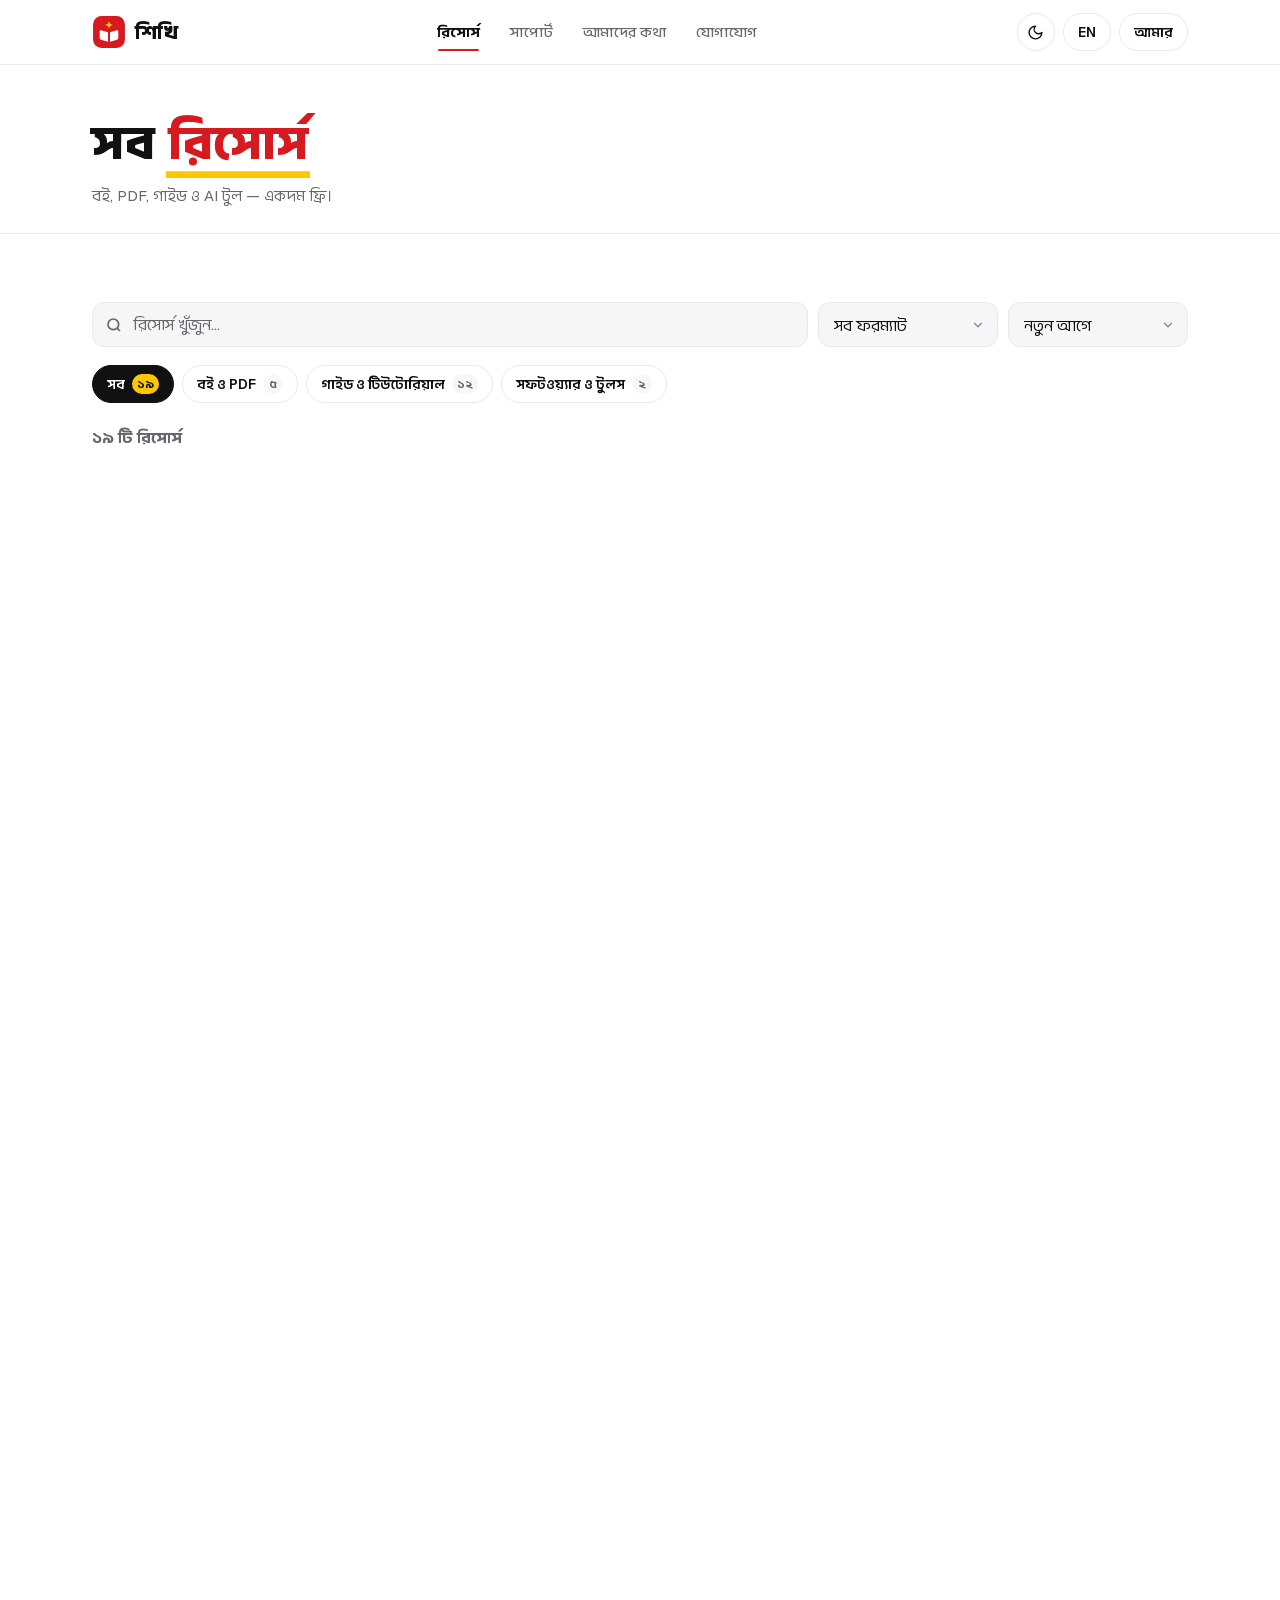
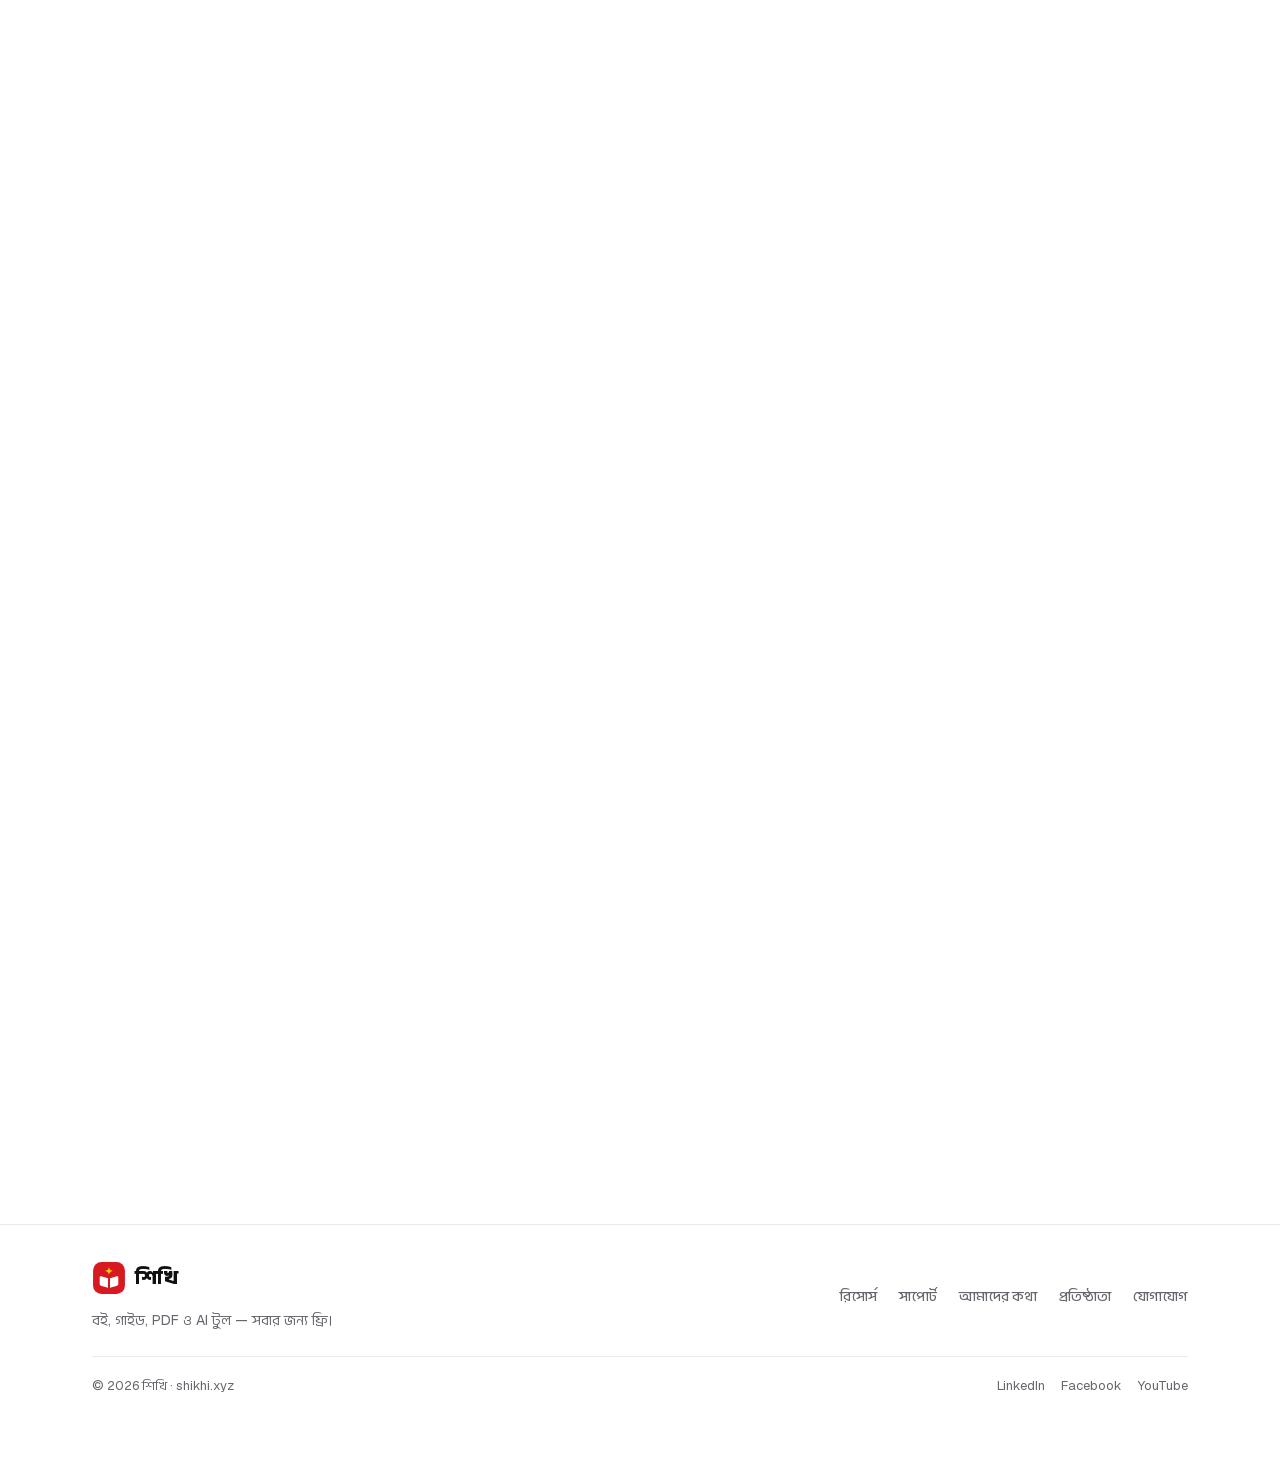
<file: resources.html>
<!doctype html>
<html lang="bn">
<head>
  <meta charset="utf-8">
  <meta name="viewport" content="width=device-width, initial-scale=1, viewport-fit=cover">
  <meta name="theme-color" content="#ffffff">
  <title>রিসোর্স · শিখি</title>
  <link rel="icon" href="assets/favicon.svg" type="image/svg+xml">
  <link rel="stylesheet" href="css/styles.css">
  <script>(function(){var d=document.documentElement;try{if(localStorage.getItem("shikhi_theme")==="dark")d.setAttribute("data-theme","dark");}catch(e){}if(document.fonts){d.classList.add("fonts-loading");var u=function(){d.classList.remove("fonts-loading");};Promise.all([document.fonts.load('800 16px "Anek Bangla"','\u0985'),document.fonts.load('700 16px "Geist"','A')]).then(u,u);setTimeout(u,240);}})();</script>
</head>
<body>
  <header id="siteHeader"></header>

  <main>
    <section class="page-hero">
      <div class="container" id="resPageHead"></div>
    </section>

    <section class="section">
      <div class="container">
        <div class="toolbar">
          <div class="search-box">
            <svg width="16" height="16" viewBox="0 0 24 24" fill="none" stroke="currentColor" stroke-width="2.5"><circle cx="11" cy="11" r="8"/><path d="m21 21-4.3-4.3"/></svg>
            <input id="resSearchInput" type="search" aria-label="রিসোর্স খুঁজুন">
            <button type="button" class="search-clear" id="resSearchClear" aria-label="Clear search">✕</button>
          </div>
          <select id="resKindSelect" class="select-input" aria-label="Format"></select>
          <select id="resSortSelect" class="select-input" aria-label="সাজান"></select>
        </div>

        <div id="resCatMount" class="cat-strip"></div>
        <p id="resCountMount" class="num" style="font-weight:700;color:var(--muted);margin-bottom:16px;"></p>
        <div id="resGridMount" class="resource-grid"></div>
      </div>
    </section>
  </main>

  <footer id="siteFooter"></footer>

  <script src="js/data.js"></script>
  <script src="js/app.js"></script>
  <script>MG.init("resources");</script>
</body>
</html>
</file>
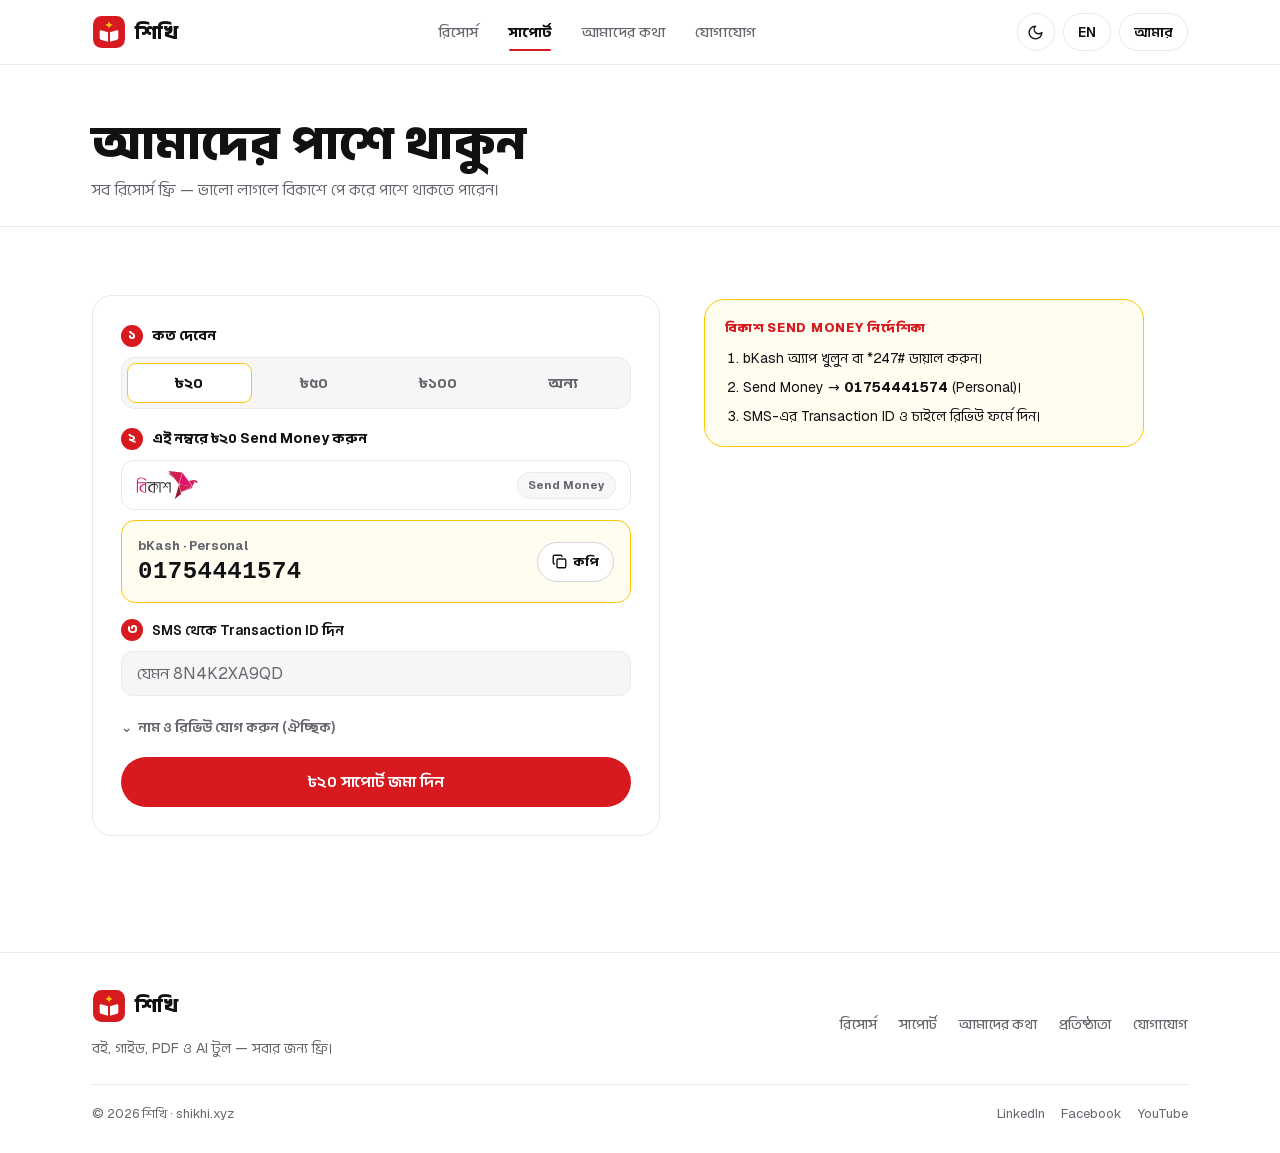
<file: support.html>
<!doctype html>
<html lang="bn">
<head>
  <meta charset="utf-8">
  <meta name="viewport" content="width=device-width, initial-scale=1, viewport-fit=cover">
  <meta name="theme-color" content="#ffffff">
  <title>সাপোর্ট · শিখি</title>
  <link rel="icon" href="assets/favicon.svg" type="image/svg+xml">
  <link rel="stylesheet" href="css/styles.css">
  <script>(function(){var d=document.documentElement;try{if(localStorage.getItem("shikhi_theme")==="dark")d.setAttribute("data-theme","dark");}catch(e){}if(document.fonts){d.classList.add("fonts-loading");var u=function(){d.classList.remove("fonts-loading");};Promise.all([document.fonts.load('800 16px "Anek Bangla"','\u0985'),document.fonts.load('700 16px "Geist"','A')]).then(u,u);setTimeout(u,240);}})();</script>
</head>
<body>
  <header id="siteHeader"></header>

  <main>
    <section class="page-hero">
      <div class="container" id="supportHead"></div>
    </section>

    <section class="section">
      <div class="container">
        <div class="two-col support-two-col">
          <div class="card" id="supportFormMount"></div>
          <div id="supportGuideMount" class="support-guide-side"></div>
        </div>
        <div class="card" id="supportersWall" hidden></div>
      </div>
    </section>
  </main>

  <footer id="siteFooter"></footer>

  <script src="js/data.js"></script>
  <script src="js/app.js"></script>
  <script>MG.init("support");</script>
</body>
</html>
</file>
<file: css/styles.css>
@font-face {
  font-family: "Anek Bangla";
  font-style: normal;
  font-weight: 100 800;
  font-display: block;
  src: url("../assets/fonts/anek-bangla-bn.woff2") format("woff2");
  unicode-range: U+0951-0952, U+0964-0965, U+0980-09FE, U+200C-200D, U+20B9, U+25CC;
}

@font-face {
  font-family: "Anek Bangla";
  font-style: normal;
  font-weight: 100 800;
  font-display: block;
  src: url("../assets/fonts/anek-bangla-latin.woff2") format("woff2");
  unicode-range: U+0000-00FF, U+0131, U+0152-0153, U+2000-206F, U+20AC, U+2122, U+2191, U+2193, U+2212, U+FEFF, U+FFFD;
}

@font-face {
  font-family: "Geist";
  font-style: normal;
  font-weight: 100 900;
  font-display: block;
  src: url("../assets/fonts/geist-latin.woff2") format("woff2");
}

@font-face {
  font-family: "Instrument Serif";
  font-style: italic;
  font-weight: 400;
  font-display: block;
  src: url("../assets/fonts/instrument-serif-italic.woff2") format("woff2");
}

@font-face {
  font-family: "Tiro Bangla";
  font-style: italic;
  font-weight: 400;
  font-display: block;
  src: url("../assets/fonts/tiro-bangla-italic.woff2") format("woff2");
}

:root {
  color-scheme: light;
  --bg: #ffffff;
  --bg-warm: #fafafa;
  --surface: #ffffff;
  --surface-tint: #f7f7f8;
  --surface-yellow: #fffcf0;
  --input-bg: #f6f6f7;
  --header-bg: #ffffff;
  --tabbar-bg: #ffffff;
  --dock-bg: #ffffff;
  --red: #d71920;
  --red-hover: #b8141a;
  --red-deep: #111114;
  --on-yellow: #111114;
  --yellow: #ffc700;
  --yellow-bright: #f2bc00;
  --ink: #111114;
  --muted: #66666e;
  --border: #eaeaea;
  --border-strong: #d4d4d8;
  --radius-sm: 10px;
  --radius-md: 14px;
  --radius-lg: 20px;
  --radius-pill: 9999px;
  --shadow-sm: none;
  --shadow-md: 0 8px 24px -14px rgba(0, 0, 0, 0.14);
  --shadow-lg: 0 18px 42px -18px rgba(0, 0, 0, 0.2);
  --font-sans: "Geist", "Anek Bangla", system-ui, -apple-system, "Segoe UI", sans-serif;
  --font-serif: "Instrument Serif", "Tiro Bangla", Georgia, serif;
  --max-w: 1160px;
  --ease: cubic-bezier(0.22, 1, 0.36, 1);
}

[data-theme="dark"] {
  color-scheme: dark;
  --bg: #0b0b0d;
  --bg-warm: #101013;
  --surface: #141418;
  --surface-tint: #17171c;
  --surface-yellow: #1c1910;
  --input-bg: #19191f;
  --header-bg: #0b0b0d;
  --tabbar-bg: #0e0e12;
  --dock-bg: #141419;
  --red: #e5222a;
  --red-hover: #f2353d;
  --red-deep: #f5f5f7;
  --on-yellow: #111114;
  --yellow: #ffc700;
  --yellow-bright: #ffd12b;
  --ink: #f5f5f7;
  --muted: #9a9aa6;
  --border: #24242b;
  --border-strong: #35353f;
  --shadow-sm: none;
  --shadow-md: 0 10px 28px -14px rgba(0, 0, 0, 0.55);
  --shadow-lg: 0 22px 48px -18px rgba(0, 0, 0, 0.72);
}

*, *::before, *::after {
  box-sizing: border-box;
  margin: 0;
  padding: 0;
}

html {
  background: var(--bg);
  scroll-behavior: smooth;
  scroll-padding-top: 84px;
  -webkit-overflow-scrolling: touch;
  -webkit-font-smoothing: antialiased;
  -webkit-text-size-adjust: 100%;
  text-rendering: auto;
}

html.fonts-loading body {
  opacity: 0;
}

html.fonts-loading main {
  animation: none;
}

body {
  min-height: 100dvh;
  display: flex;
  flex-direction: column;
  background: var(--bg);
  color: var(--ink);
  font-family: var(--font-sans);
  font-size: 16px;
  line-height: 1.65;
  overflow-x: hidden;
  overflow-x: clip;
  transition: background-color 0.2s ease, color 0.2s ease;
}

a, button, input, select, textarea, summary {
  -webkit-tap-highlight-color: transparent;
  touch-action: manipulation;
}

a:focus-visible,
button:focus-visible,
summary:focus-visible {
  outline: 2px solid var(--red);
  outline-offset: 2px;
}

input[type="search"]::-webkit-search-decoration,
input[type="search"]::-webkit-search-cancel-button,
input[type="search"]::-webkit-search-results-button,
input[type="search"]::-webkit-search-results-decoration {
  -webkit-appearance: none;
  appearance: none;
  display: none;
}

input[type="number"] {
  -moz-appearance: textfield;
  appearance: textfield;
}

input[type="number"]::-webkit-inner-spin-button,
input[type="number"]::-webkit-outer-spin-button {
  -webkit-appearance: none;
  margin: 0;
}

main {
  flex: 1;
}

::selection {
  background: var(--yellow);
  color: var(--on-yellow);
}

a {
  color: inherit;
  text-decoration: none;
}

button, input, select, textarea {
  font: inherit;
  color: inherit;
}

button {
  cursor: pointer;
  background: none;
  border: 0;
}

img {
  display: block;
  max-width: 100%;
}

.num {
  font-variant-numeric: tabular-nums;
}

.container {
  width: 100%;
  max-width: var(--max-w);
  margin-inline: auto;
  padding-inline: clamp(18px, 3vw, 32px);
}

/* Header (zero backdrop-filter readback blur — locked 60/120fps threaded scroll!) */
.site-header {
  position: sticky;
  top: 0;
  z-index: 80;
  padding-block: 13px;
  background: var(--header-bg);
  border-bottom: 1px solid var(--border);
  contain: layout style;
}

.header-inner {
  position: relative;
  z-index: 1;
  display: flex;
  align-items: center;
  justify-content: space-between;
  gap: 16px;
}

.brand {
  display: inline-flex;
  align-items: center;
  gap: 9px;
  font-weight: 800;
  font-size: 20px;
  letter-spacing: -0.02em;
  color: var(--ink);
}

.brand-logo {
  width: 34px;
  height: 34px;
  object-fit: contain;
  display: block;
  flex-shrink: 0;
}

.brand-mark {
  width: 32px;
  height: 32px;
  border-radius: 9px;
  background: var(--red);
  border: 1.5px solid var(--yellow);
  color: #ffffff;
  display: grid;
  place-items: center;
  font-weight: 800;
  font-size: 17px;
}

.nav-links {
  display: flex;
  align-items: center;
  gap: 4px;
}

.nav-links a {
  position: relative;
  padding: 7px 13px;
  font-size: 14.5px;
  font-weight: 500;
  color: var(--muted);
  border-radius: var(--radius-pill);
  transition: color 0.16s ease, background-color 0.16s ease;
}

.nav-links a:hover {
  color: var(--ink);
}

.nav-links a.active {
  color: var(--ink);
  font-weight: 700;
}

.nav-links a.active::after {
  content: "";
  position: absolute;
  left: 14px;
  right: 14px;
  bottom: 0;
  height: 2px;
  border-radius: 2px;
  background: var(--red);
}

.header-actions {
  display: flex;
  align-items: center;
  gap: 8px;
}

/* Circular Minimalist Dark / Light Theme Button */
.theme-toggle-btn {
  width: 38px;
  height: 38px;
  border-radius: 50%;
  border: 1px solid var(--border);
  background: var(--surface);
  color: var(--ink);
  display: grid;
  place-items: center;
  transition: border-color 0.16s ease, background-color 0.16s ease;
}

.theme-toggle-btn:hover {
  border-color: var(--border-strong);
  background: var(--surface-tint);
}

.icon-btn {
  display: inline-flex;
  align-items: center;
  justify-content: center;
  gap: 6px;
  height: 38px;
  padding-inline: 14px;
  border-radius: var(--radius-pill);
  border: 1px solid var(--border);
  background: var(--surface);
  font-size: 13.5px;
  font-weight: 600;
  color: var(--ink);
  transition: border-color 0.16s ease, background-color 0.16s ease;
}

.icon-btn:hover,
.icon-btn.active {
  border-color: var(--border-strong);
  background: var(--surface-tint);
}

/* Flat Crisp Buttons (Zero Glow, Zero Hover Pop-Up) */
.btn {
  display: inline-flex;
  align-items: center;
  justify-content: center;
  gap: 8px;
  padding: 11px 22px;
  border-radius: var(--radius-pill);
  font-weight: 600;
  font-size: 15px;
  transition: background-color 0.16s ease, border-color 0.16s ease, color 0.16s ease;
}

.btn-primary {
  background: var(--red);
  color: #ffffff;
}

.btn-primary:hover {
  background: var(--red-hover);
}

.btn-yellow {
  background: var(--yellow);
  color: var(--on-yellow);
  font-weight: 700;
}

.btn-yellow:hover {
  background: var(--yellow-bright);
}

.btn-outline {
  background: var(--surface);
  color: var(--ink);
  border: 1px solid var(--border-strong);
}

.btn-outline:hover {
  border-color: var(--ink);
  background: var(--surface-tint);
}

.btn-sm {
  padding: 8px 15px;
  font-size: 13.5px;
}

.mobile-menu-btn {
  display: none;
  width: 38px;
  height: 38px;
  border-radius: 50%;
  border: 1px solid var(--border);
  background: var(--surface);
  color: var(--ink);
  place-items: center;
}

/* Mobile / Tablet drawer & backdrop (mounted directly on body so backdrop-filter never traps fixed overlay) */
.mobile-nav-backdrop {
  position: fixed;
  inset: 0;
  z-index: 75;
  background: rgba(0, 0, 0, 0.42);
  opacity: 0;
  visibility: hidden;
  pointer-events: none;
  transition: opacity 0.22s var(--ease), visibility 0.22s;
}

.mobile-nav-backdrop.open {
  opacity: 1;
  visibility: visible;
  pointer-events: auto;
}

.mobile-nav {
  display: grid;
  gap: 2px;
  position: fixed;
  inset: 72px 16px auto auto;
  width: min(320px, calc(100vw - 32px));
  max-height: calc(100dvh - 88px);
  overflow-y: auto;
  overscroll-behavior: contain;
  z-index: 85;
  background: var(--surface);
  border: 1px solid var(--border);
  border-radius: 18px;
  padding: 8px;
  box-shadow: var(--shadow-lg);
  opacity: 0;
  visibility: hidden;
  pointer-events: none;
  transform: translateY(-10px);
  transition: opacity 0.22s var(--ease), transform 0.24s var(--ease), visibility 0.22s;
}

.mobile-nav.open {
  opacity: 1;
  visibility: visible;
  pointer-events: auto;
  transform: translateY(0);
}

@media (max-width: 768px) {
  .mobile-nav {
    inset: 64px 12px auto 12px;
    width: auto;
    max-height: calc(100dvh - 80px);
  }
}

@media (min-width: 901px) {
  .mobile-nav,
  .mobile-nav-backdrop {
    display: none;
  }
}

.mobile-nav a {
  display: flex;
  align-items: center;
  justify-content: space-between;
  min-height: 46px;
  padding: 10px 14px;
  border-radius: 12px;
  font-weight: 600;
  font-size: 15px;
  color: var(--ink);
}

.mobile-nav a .mnav-arrow {
  color: var(--muted);
  font-size: 18px;
  line-height: 1;
}

.mobile-nav a.active {
  background: var(--surface-tint);
  color: var(--red);
  font-weight: 700;
}

.mobile-nav a.active .mnav-arrow {
  color: var(--red);
}

.mobile-tabbar,
.mobile-detail-dock {
  display: none;
}

@media (max-width: 900px) {
  .nav-links {
    display: none;
  }
  .mobile-menu-btn {
    display: grid;
  }
}

@media (max-width: 520px) {
  .hide-xs {
    display: none;
  }
}

/* Open Minimalist Hero (Zero Background Glow, Zero Box Clutter) */
.hero-section {
  position: relative;
  padding-top: clamp(20px, 3vw, 38px);
  padding-bottom: clamp(20px, 3vw, 36px);
  background: var(--bg);
}

.hero-bento {
  display: grid;
  grid-template-columns: minmax(0, 1.04fr) minmax(0, 0.96fr);
  align-items: center;
  gap: clamp(24px, 4vw, 52px);
}

.hero-bento > * {
  min-width: 0;
}

@media (max-width: 920px) {
  .hero-bento {
    grid-template-columns: minmax(0, 1fr);
    gap: 24px;
  }
}

.hero-left {
  display: grid;
  gap: 18px;
  min-width: 0;
}

/* 60fps GPU-Composited 3D Open-Book Page-Turn Showcase (Frameless, Zero Glow) */
.hero-book-box {
  position: relative;
  min-width: 0;
  display: flex;
  align-items: center;
  justify-content: center;
  padding-block: 8px;
}

.hero-book-scene {
  position: relative;
  width: min(100%, 510px);
  aspect-ratio: 10 / 7;
  perspective: 1800px;
  -webkit-perspective: 1800px;
  perspective-origin: 50% 48%;
  -webkit-perspective-origin: 50% 48%;
  touch-action: pan-y;
  user-select: none;
  -webkit-user-select: none;
  outline: none;
}

.book-body {
  position: relative;
  width: 100%;
  height: 100%;
  transform-style: preserve-3d;
  -webkit-transform-style: preserve-3d;
  border-radius: 14px;
  background: var(--surface);
  box-shadow:
    0 18px 34px -22px rgba(0, 0, 0, 0.28),
    0 2px 0 0 var(--border-strong),
    0 4px 0 0 var(--surface),
    0 5px 0 0 var(--border-strong);
}

[data-theme="dark"] .book-body {
  box-shadow:
    0 22px 42px -18px rgba(0, 0, 0, 0.72),
    0 2px 0 0 #2e2e38,
    0 4px 0 0 #18181f,
    0 5px 0 0 #2e2e38;
}

/* Layered paper edges peeking cleanly on outer left & right margins */
.book-stack-left,
.book-stack-right {
  position: absolute;
  top: 4px;
  bottom: 4px;
  width: 6px;
  pointer-events: none;
  transform: translateZ(-2px);
  z-index: 1;
}

.book-stack-left {
  left: -5px;
  border-radius: 5px 0 0 5px;
  background: repeating-linear-gradient(
    to right,
    var(--border-strong) 0px,
    var(--border-strong) 1px,
    var(--surface) 1px,
    var(--surface) 2.5px
  );
  border: 1px solid var(--border-strong);
  border-right: 0;
}

.book-stack-right {
  right: -5px;
  border-radius: 0 5px 5px 0;
  background: repeating-linear-gradient(
    to left,
    var(--border-strong) 0px,
    var(--border-strong) 1px,
    var(--surface) 1px,
    var(--surface) 2.5px
  );
  border: 1px solid var(--border-strong);
  border-left: 0;
}

.book-page {
  position: absolute;
  top: 0;
  bottom: 0;
  width: 50%;
  overflow: hidden;
  background: var(--surface);
  border: 1px solid var(--border-strong);
  padding: 0;
  cursor: pointer;
  transform: translateZ(0px);
  z-index: 2;
}

.book-page-left {
  left: 0;
  border-right: 0;
  border-radius: 13px 0 0 13px;
}

.book-page-right {
  right: 0;
  border-left: 0;
  border-radius: 0 13px 13px 0;
}

/* Pre-mounted GPU image slots — ZERO img.src swaps! */
.book-slot-img {
  position: absolute;
  inset: 0;
  display: block;
  width: 100%;
  height: 100%;
  object-fit: cover;
  object-position: center top;
  pointer-events: none;
  opacity: 0;
  visibility: hidden;
}

.book-slot-img.active {
  opacity: 1;
  visibility: visible;
}

/* Keep leaf slot textures GPU-ready on iOS Safari & Android Chrome (opacity only) */
.book-leaf .book-slot-img {
  visibility: visible;
}

/* Realistic concave gutter shadows curving into the center spine */
.book-gutter-left,
.book-gutter-right {
  position: absolute;
  inset: 0;
  pointer-events: none;
  z-index: 2;
}

.book-gutter-left {
  background: linear-gradient(
    to left,
    rgba(0, 0, 0, 0.24) 0%,
    rgba(0, 0, 0, 0.08) 6%,
    rgba(0, 0, 0, 0.02) 15%,
    transparent 26%
  );
}

.book-gutter-right {
  background: linear-gradient(
    to right,
    rgba(0, 0, 0, 0.22) 0%,
    rgba(0, 0, 0, 0.07) 6%,
    rgba(0, 0, 0, 0.02) 15%,
    transparent 26%
  );
}

/* Dynamic cast shadows swept onto underneath pages during turn */
.book-cast-shadow {
  position: absolute;
  inset: 0;
  pointer-events: none;
  opacity: 0;
  z-index: 3;
}

.book-cast-right {
  background: linear-gradient(
    to right,
    rgba(0, 0, 0, 0.42) 0%,
    rgba(0, 0, 0, 0.16) 36%,
    transparent 78%
  );
}

.book-cast-left {
  background: linear-gradient(
    to left,
    rgba(0, 0, 0, 0.42) 0%,
    rgba(0, 0, 0, 0.16) 36%,
    transparent 78%
  );
}

/* Hairline physical binding crease at exact center */
.book-spine {
  position: absolute;
  top: 0;
  bottom: 0;
  left: 50%;
  width: 2px;
  margin-left: -1px;
  background: linear-gradient(
    to bottom,
    rgba(0, 0, 0, 0.28),
    rgba(0, 0, 0, 0.14) 50%,
    rgba(0, 0, 0, 0.28)
  );
  transform: translateZ(3px);
  pointer-events: none;
  z-index: 5;
}

/* 3D Turning Page Leaf (100% GPU CSS Keyframes — bulletproof across iOS Safari, Android Chrome & PC!) */
.book-leaf {
  position: absolute;
  top: 0;
  bottom: 0;
  left: 50%;
  width: 50%;
  transform-origin: 0% 50%;
  -webkit-transform-origin: 0% 50%;
  transform-style: preserve-3d;
  -webkit-transform-style: preserve-3d;
  pointer-events: none;
  opacity: 0;
  transform: translate3d(0, 0, 1.5px) rotateY(0deg);
  z-index: 10;
}

.hero-book-scene.is-turning-fwd .book-leaf {
  opacity: 1;
  will-change: transform;
  animation: bookLeafTurnFwd 0.84s cubic-bezier(0.32, 0.06, 0.22, 1) forwards;
}

.hero-book-scene.is-turning-bwd .book-leaf {
  opacity: 1;
  will-change: transform;
  animation: bookLeafTurnBwd 0.84s cubic-bezier(0.32, 0.06, 0.22, 1) forwards;
}

.hero-book-scene.is-turning-fwd .book-leaf-front .book-leaf-shade {
  animation: bookShadeEarly 0.84s linear forwards;
}
.hero-book-scene.is-turning-fwd .book-leaf-back .book-leaf-shade {
  animation: bookShadeLate 0.84s linear forwards;
}
.hero-book-scene.is-turning-bwd .book-leaf-front .book-leaf-shade {
  animation: bookShadeLate 0.84s linear forwards;
}
.hero-book-scene.is-turning-bwd .book-leaf-back .book-leaf-shade {
  animation: bookShadeEarly 0.84s linear forwards;
}

.hero-book-scene.is-turning-fwd .book-leaf-front .book-leaf-sheen {
  animation: bookSheenFrontFwd 0.84s linear forwards;
}
.hero-book-scene.is-turning-fwd .book-leaf-back .book-leaf-sheen {
  animation: bookSheenBackFwd 0.84s linear forwards;
}
.hero-book-scene.is-turning-bwd .book-leaf-front .book-leaf-sheen {
  animation: bookSheenFrontBwd 0.84s linear forwards;
}
.hero-book-scene.is-turning-bwd .book-leaf-back .book-leaf-sheen {
  animation: bookSheenBackBwd 0.84s linear forwards;
}

.hero-book-scene.is-turning-fwd .book-cast-right,
.hero-book-scene.is-turning-bwd .book-cast-left {
  animation: bookCastEarly 0.84s linear forwards;
}
.hero-book-scene.is-turning-fwd .book-cast-left,
.hero-book-scene.is-turning-bwd .book-cast-right {
  animation: bookCastLate 0.84s linear forwards;
}

@keyframes bookLeafTurnFwd {
  0% { transform: translate3d(0, 0, 1.5px) rotateY(0deg); }
  100% { transform: translate3d(0, 0, 1.5px) rotateY(-180deg); }
}

@keyframes bookLeafTurnBwd {
  0% { transform: translate3d(0, 0, 1.5px) rotateY(-180deg); }
  100% { transform: translate3d(0, 0, 1.5px) rotateY(0deg); }
}

@keyframes bookShadeEarly {
  0% { opacity: 0; }
  48% { opacity: 0.24; }
  52%, 100% { opacity: 0; }
}

@keyframes bookShadeLate {
  0%, 48% { opacity: 0; }
  52% { opacity: 0.22; }
  100% { opacity: 0; }
}

@keyframes bookSheenFrontFwd {
  0% { opacity: 0; transform: translate3d(-40%, 0, 0); }
  42% { opacity: 0.22; transform: translate3d(10%, 0, 0); }
  52%, 100% { opacity: 0; transform: translate3d(42%, 0, 0); }
}

@keyframes bookSheenBackFwd {
  0%, 48% { opacity: 0; transform: translate3d(40%, 0, 0); }
  58% { opacity: 0.18; transform: translate3d(5%, 0, 0); }
  100% { opacity: 0; transform: translate3d(-42%, 0, 0); }
}

@keyframes bookSheenFrontBwd {
  0%, 48% { opacity: 0; transform: translate3d(42%, 0, 0); }
  58% { opacity: 0.22; transform: translate3d(10%, 0, 0); }
  100% { opacity: 0; transform: translate3d(-40%, 0, 0); }
}

@keyframes bookSheenBackBwd {
  0% { opacity: 0; transform: translate3d(-42%, 0, 0); }
  42% { opacity: 0.18; transform: translate3d(5%, 0, 0); }
  52%, 100% { opacity: 0; transform: translate3d(40%, 0, 0); }
}

@keyframes bookCastEarly {
  0% { opacity: 0; }
  34% { opacity: 0.36; }
  54%, 100% { opacity: 0; }
}

@keyframes bookCastLate {
  0%, 46% { opacity: 0; }
  66% { opacity: 0.36; }
  100% { opacity: 0; }
}

.book-leaf-face {
  position: absolute;
  inset: 0;
  overflow: hidden;
  background: var(--surface);
  border: 1px solid var(--border-strong);
  backface-visibility: hidden;
  -webkit-backface-visibility: hidden;
}

.book-leaf-front {
  border-left: 0;
  border-radius: 0 13px 13px 0;
  transform: translateZ(0.6px);
}

.book-leaf-back {
  border-right: 0;
  border-radius: 13px 0 0 13px;
  transform: rotateY(180deg) translateZ(0.6px);
}

.book-leaf-shade {
  position: absolute;
  inset: 0;
  background: #000000;
  opacity: 0;
  pointer-events: none;
  z-index: 3;
}

.book-leaf-sheen {
  position: absolute;
  inset: 0;
  background: linear-gradient(
    105deg,
    transparent 22%,
    rgba(255, 255, 255, 0.44) 50%,
    transparent 78%
  );
  opacity: 0;
  pointer-events: none;
  z-index: 4;
}

.hero-book-scene:focus-visible {
  outline: 2px solid var(--red);
  outline-offset: 8px;
  border-radius: 16px;
}

/* Search Bar */
.hero-search-form {
  display: flex;
  align-items: center;
  gap: 8px;
  width: 100%;
  max-width: 500px;
  min-width: 0;
  padding: 5px 5px 5px 15px;
  border-radius: var(--radius-pill);
  background: var(--input-bg);
  border: 1px solid var(--border);
  transition: border-color 0.16s ease, background-color 0.16s ease;
}

.hero-search-form:focus-within {
  background: var(--surface);
  border-color: var(--ink);
}

.hero-search-form svg {
  flex-shrink: 0;
}

.hero-search-form input {
  flex: 1 1 0;
  width: 0;
  min-width: 0;
  border: 0;
  outline: none;
  background: transparent;
  font-size: 14.5px;
  color: var(--ink);
  height: 38px;
}

.hero-search-form input::placeholder {
  color: var(--muted);
}

.hero-search-form button {
  flex-shrink: 0;
}

/* Branded AI Pills (ChatGPT, Gemini, Claude) */
.hero-quick-tags {
  display: flex;
  flex-wrap: wrap;
  align-items: center;
  gap: 8px;
}

.hero-tag-chip {
  display: inline-flex;
  align-items: center;
  gap: 7px;
  padding: 6px 13px;
  border-radius: var(--radius-pill);
  background: var(--surface);
  border: 1px solid var(--border);
  font-size: 13px;
  font-weight: 600;
  color: var(--ink);
  transition: border-color 0.16s ease, background-color 0.16s ease;
}

.hero-tag-chip:hover {
  background: var(--surface-tint);
  border-color: var(--border-strong);
}

.ai-tag-logo {
  width: 17px;
  height: 17px;
  object-fit: contain;
  flex-shrink: 0;
}

.eyebrow {
  display: inline-flex;
  align-items: center;
  gap: 10px;
  font-size: 12px;
  font-weight: 700;
  text-transform: uppercase;
  letter-spacing: 0.08em;
  color: var(--red);
  margin-bottom: 10px;
}

.hero-title {
  font-size: clamp(36px, 4.9vw, 60px);
  font-weight: 800;
  line-height: 1.34;
  letter-spacing: -0.02em;
  color: var(--ink);
}

:lang(bn) .hero-title,
:lang(bn) .page-title,
:lang(bn) .section-title {
  letter-spacing: 0;
}

.brush-accent {
  display: inline-block;
  position: relative;
  color: var(--red);
  padding-inline: 2px;
  padding-bottom: 0.14em;
  box-shadow: inset 0 -0.14em 0 0 var(--yellow);
}

.hero-title .brush-accent {
  margin-top: 6px;
}

.hero-body {
  font-size: 15.5px;
  color: var(--muted);
  max-width: 460px;
}

.hero-ctas {
  display: flex;
  flex-wrap: wrap;
  align-items: center;
  gap: 10px;
}

.link-underline {
  display: inline-flex;
  align-items: center;
  gap: 5px;
  font-weight: 600;
  font-size: 14.5px;
  color: var(--ink);
  border-bottom: 1.5px solid var(--border-strong);
  padding-bottom: 2px;
  transition: border-color 0.16s ease, color 0.16s ease;
}

.link-underline:hover {
  border-color: var(--red);
  color: var(--red);
}

/* Minimalist Hairline Stats Strip (Home) + Shared Stat Card (Admin) */
.stats-grid {
  display: grid;
  grid-template-columns: repeat(4, minmax(0, 1fr));
  border-block: 1px solid var(--border);
  margin-top: clamp(24px, 4vw, 42px);
}

.stat-metric {
  display: flex;
  flex-direction: column;
  gap: 2px;
  padding: 18px 20px;
  border-right: 1px solid var(--border);
  transition: background-color 0.16s ease;
}

.stat-metric:first-child {
  padding-left: 0;
}

.stat-metric:last-child {
  border-right: 0;
}

a.stat-metric:hover {
  background: var(--surface-tint);
}

@media (max-width: 780px) {
  .stats-grid {
    grid-template-columns: repeat(2, minmax(0, 1fr));
  }
  .stat-metric {
    padding: 14px 12px;
  }
  .stat-metric:first-child {
    padding-left: 12px;
  }
  .stat-metric:nth-child(2n) {
    border-right: 0;
  }
  .stat-metric:nth-child(-n+2) {
    border-bottom: 1px solid var(--border);
  }
}

.stat-card {
  display: flex;
  align-items: center;
  gap: 14px;
  background: var(--surface);
  border: 1px solid var(--border);
  border-radius: 16px;
  padding: 16px 18px;
}

.stat-card.highlight {
  background: var(--surface-yellow);
  border-color: var(--yellow);
}

.stat-label {
  font-size: 13px;
  font-weight: 500;
  color: var(--muted);
}

.stat-val {
  font-size: clamp(22px, 2.4vw, 28px);
  font-weight: 800;
  color: var(--ink);
  line-height: 1.15;
}

/* Sections */
.section {
  padding-block: clamp(40px, 5.5vw, 68px);
}

.section-tint {
  background: var(--surface-tint);
  border-block: 1px solid var(--border);
}

.section-head {
  display: flex;
  flex-wrap: wrap;
  align-items: flex-end;
  justify-content: space-between;
  gap: 14px;
  margin-bottom: 24px;
}

.section-title {
  font-size: clamp(24px, 3vw, 34px);
  font-weight: 800;
  line-height: 1.2;
  letter-spacing: -0.02em;
  color: var(--ink);
}

.section-sub {
  color: var(--muted);
  font-size: 15px;
  margin-top: 6px;
  max-width: 540px;
}

/* Category Pills */
.cat-strip {
  display: flex;
  flex-wrap: wrap;
  gap: 8px;
  margin-bottom: 22px;
}

.cat-pill {
  display: inline-flex;
  align-items: center;
  gap: 7px;
  padding: 7px 14px;
  border-radius: var(--radius-pill);
  background: var(--surface);
  border: 1px solid var(--border);
  font-size: 13.5px;
  font-weight: 600;
  color: var(--ink);
  transition: border-color 0.16s ease, background-color 0.16s ease;
}

.cat-pill:hover {
  border-color: var(--border-strong);
  background: var(--surface-tint);
}

.cat-pill.active {
  background: var(--ink);
  border-color: var(--ink);
  color: var(--bg);
}

.cat-pill .count {
  display: inline-grid;
  place-items: center;
  min-width: 20px;
  height: 20px;
  padding-inline: 5px;
  border-radius: var(--radius-pill);
  background: var(--surface-tint);
  color: var(--muted);
  font-size: 11.5px;
  font-weight: 700;
}

.cat-pill.empty {
  opacity: 0.55;
}

.cat-pill.empty.active {
  opacity: 1;
}

.cat-pill.active .count {
  background: var(--yellow);
  color: var(--on-yellow);
}

/* Resource Cards Grid (Clean Editorial Covers — Zero Hover Pop-Up) */
.resource-grid {
  display: grid;
  grid-template-columns: repeat(4, minmax(0, 1fr));
  gap: 26px 20px;
}

.resource-grid.cols-4 {
  grid-template-columns: repeat(4, minmax(0, 1fr));
}

.resource-grid.cols-3 {
  grid-template-columns: repeat(3, minmax(0, 1fr));
}

@media (max-width: 1080px) {
  .resource-grid,
  .resource-grid.cols-4 {
    grid-template-columns: repeat(3, minmax(0, 1fr));
  }
}

@media (max-width: 780px) {
  .resource-grid,
  .resource-grid.cols-4,
  .resource-grid.cols-3 {
    grid-template-columns: repeat(2, minmax(0, 1fr));
    gap: 18px 12px;
  }
}

@media (max-width: 310px) {
  .resource-grid,
  .resource-grid.cols-4,
  .resource-grid.cols-3 {
    grid-template-columns: 1fr;
  }
}

.res-card {
  position: relative;
  display: flex;
  flex-direction: column;
  background: transparent;
  content-visibility: auto;
  contain-intrinsic-size: auto 360px;
}

.res-card.is-opening {
  perspective: 900px;
  -webkit-perspective: 900px;
}

.res-thumb-wrap {
  position: relative;
  display: block;
  aspect-ratio: 5 / 7;
  background: var(--surface-tint);
  border: 1px solid var(--border);
  border-radius: 6px 15px 15px 6px;
  overflow: hidden;
  contain: layout style paint;
  transform-origin: left center;
  transition: border-color 0.18s ease, transform 0.18s var(--ease);
}

/* Subtle printed book-spine fold crease along left edge of every resource cover */
.res-thumb-wrap::after {
  content: "";
  position: absolute;
  inset: 0 auto 0 0;
  width: 12px;
  background: linear-gradient(
    to right,
    rgba(0, 0, 0, 0.22) 0%,
    rgba(255, 255, 255, 0.22) 28%,
    rgba(0, 0, 0, 0.08) 54%,
    transparent 100%
  );
  pointer-events: none;
  z-index: 2;
}

.res-card:hover .res-thumb-wrap {
  border-color: var(--border-strong);
}

.res-card.is-opening .res-thumb-wrap {
  transform: rotateY(-18deg);
}

.res-thumb {
  width: 100%;
  height: 100%;
  object-fit: cover;
  object-position: center top;
}

.res-body {
  display: flex;
  flex-direction: column;
  flex: 1;
  padding: 11px 2px 0;
}

.res-title {
  font-size: 15px;
  font-weight: 700;
  line-height: 1.42;
  color: var(--ink);
  margin-bottom: 7px;
  display: -webkit-box;
  -webkit-line-clamp: 2;
  -webkit-box-orient: vertical;
  overflow: hidden;
  transition: color 0.16s ease;
}

.res-card:hover .res-title {
  color: var(--red);
}

.res-footer {
  margin-top: auto;
  display: flex;
  align-items: center;
  justify-content: space-between;
  gap: 8px;
}

.res-meta {
  display: inline-flex;
  align-items: center;
  gap: 12px;
  font-size: 12.5px;
  font-weight: 500;
  color: var(--muted);
}

.res-stat-item {
  display: inline-flex;
  align-items: center;
  gap: 4px;
}

.res-stat-item svg {
  width: 13.5px;
  height: 13.5px;
  opacity: 0.72;
}

.badge-kind {
  padding: 2px 9px;
  border-radius: var(--radius-pill);
  background: var(--red);
  color: #ffffff;
  font-size: 10.5px;
  font-weight: 700;
  text-transform: uppercase;
  letter-spacing: 0.04em;
}

.badge-free {
  padding: 2px 8px;
  border-radius: var(--radius-pill);
  background: var(--surface-tint);
  border: 1px solid var(--border);
  color: var(--muted);
  font-size: 11px;
  font-weight: 700;
  line-height: 1.4;
}

/* Step Cards (About page pillars) */
.step-card {
  background: var(--surface);
  border: 1px solid var(--border);
  border-radius: var(--radius-md);
  padding: 22px;
}

.step-num {
  display: inline-grid;
  place-items: center;
  width: 34px;
  height: 34px;
  border-radius: 10px;
  background: var(--surface-tint);
  border: 1px solid var(--border);
  color: var(--ink);
  font-weight: 800;
  font-size: 14px;
  margin-bottom: 12px;
}

.step-card h3 {
  font-size: 17.5px;
  font-weight: 700;
  margin-bottom: 5px;
  color: var(--ink);
}

.step-card p {
  font-size: 14px;
  color: var(--muted);
}

/* Minimalist Editorial CTA Banner (Zero Neon Gradient / Glow Orb) */
.cta-banner {
  background: var(--surface-tint);
  color: var(--ink);
  border: 1px solid var(--border);
  border-radius: var(--radius-lg);
  padding: clamp(26px, 4vw, 44px);
  display: flex;
  flex-wrap: wrap;
  align-items: center;
  justify-content: space-between;
  gap: 20px;
}

.cta-banner h2 {
  font-size: clamp(22px, 2.8vw, 32px);
  font-weight: 800;
  line-height: 1.25;
  color: var(--ink);
}

.cta-banner p {
  color: var(--muted);
  margin-top: 6px;
  max-width: 500px;
  font-size: 15px;
}

.cta-actions {
  display: flex;
  flex-wrap: wrap;
  gap: 10px;
}
.toolbar {
  display: flex;
  flex-wrap: wrap;
  gap: 10px;
  margin-bottom: 18px;
}

.search-box {
  flex: 1;
  min-width: 240px;
  position: relative;
}

.search-box input,
.select-input,
.input {
  width: 100%;
  height: 45px;
  padding: 10px 15px;
  border-radius: 12px;
  border: 1px solid var(--border);
  background: var(--input-bg);
  color: var(--ink);
  transition: border-color 0.16s ease, background-color 0.16s ease;
}

.search-box input {
  padding-left: 40px;
  padding-right: 36px;
}

.search-box input::placeholder,
.input::placeholder,
.textarea::placeholder {
  color: var(--muted);
}

.search-box svg {
  position: absolute;
  left: 14px;
  top: 50%;
  transform: translateY(-50%);
  color: var(--muted);
  pointer-events: none;
}

.search-clear {
  position: absolute;
  right: 10px;
  top: 50%;
  transform: translateY(-50%);
  width: 24px;
  height: 24px;
  border-radius: 50%;
  background: var(--surface);
  border: 1px solid var(--border);
  color: var(--muted);
  font-size: 11px;
  font-weight: 800;
  display: none;
  place-items: center;
}

.search-clear.visible {
  display: grid;
}

.select-input {
  width: auto;
  min-width: 180px;
  appearance: none;
  padding-right: 34px;
  background-image: url("data:image/svg+xml,%3Csvg xmlns='http://www.w3.org/2000/svg' width='14' height='14' viewBox='0 0 24 24' fill='none' stroke='%23888894' stroke-width='2.3' stroke-linecap='round' stroke-linejoin='round'%3E%3Cpath d='m6 9 6 6 6-6'/%3E%3C/svg%3E");
  background-repeat: no-repeat;
  background-position: right 12px center;
}

.select-input option {
  background-color: var(--surface);
  color: var(--ink);
}

.search-box input:focus,
.select-input:focus,
.input:focus,
.textarea:focus {
  outline: none;
  background: var(--surface);
  border-color: var(--ink);
}

.textarea {
  width: 100%;
  min-height: 110px;
  padding: 12px 15px;
  border-radius: 12px;
  border: 1px solid var(--border);
  background: var(--input-bg);
  color: var(--ink);
  resize: vertical;
  transition: border-color 0.16s ease, background-color 0.16s ease;
}

.check-row {
  display: inline-flex;
  align-items: center;
  gap: 8px;
  font-size: 13.5px;
  font-weight: 500;
  color: var(--ink);
  cursor: pointer;
  user-select: none;
}

.check-row input[type="checkbox"] {
  width: 17px;
  height: 17px;
  accent-color: var(--red);
  cursor: pointer;
}

.inline-notice {
  margin-top: 14px;
  padding: 12px 15px;
  border-radius: var(--radius-sm);
  background: var(--surface-yellow);
  border: 1px solid var(--yellow);
  color: var(--ink);
  font-size: 14px;
  font-weight: 600;
  display: flex;
  flex-wrap: wrap;
  align-items: center;
  justify-content: space-between;
  gap: 8px;
}

/* Page Heroes & Cards */
.page-hero {
  padding-top: clamp(28px, 4.5vw, 48px);
  padding-bottom: 24px;
  border-bottom: 1px solid var(--border);
  background: var(--bg);
}

.page-title {
  font-size: clamp(28px, 4.2vw, 48px);
  font-weight: 800;
  line-height: 1.22;
  letter-spacing: -0.02em;
  color: var(--ink);
}

.two-col {
  display: grid;
  grid-template-columns: minmax(0, 1.15fr) minmax(0, 0.85fr);
  gap: clamp(24px, 4vw, 44px);
  align-items: start;
}

@media (max-width: 860px) {
  .two-col {
    grid-template-columns: minmax(0, 1fr);
  }
}

.card {
  background: var(--surface);
  border: 1px solid var(--border);
  border-radius: var(--radius-lg);
  padding: clamp(20px, 3vw, 28px);
}

.card-yellow {
  background: var(--surface-yellow);
  border-color: var(--yellow);
}

.card-red {
  background: var(--surface-tint);
  border-color: var(--border-strong);
}

/* bKash Support Form */
.step-row-title {
  display: flex;
  align-items: center;
  gap: 9px;
  font-size: 14px;
  font-weight: 700;
  color: var(--ink);
  margin-bottom: 10px;
}

.step-badge {
  display: inline-grid;
  place-items: center;
  width: 22px;
  height: 22px;
  border-radius: 50%;
  background: var(--red);
  color: #ffffff;
  font-size: 12px;
  font-weight: 800;
  flex-shrink: 0;
}

.seg-track {
  position: relative;
  display: grid;
  grid-template-columns: repeat(var(--seg-count, 4), minmax(0, 1fr));
  gap: 0;
  padding: 5px;
  border-radius: 13px;
  background: var(--input-bg);
  border: 1px solid var(--border);
}

.seg-slider {
  position: absolute;
  top: 5px;
  bottom: 5px;
  left: 5px;
  width: calc((100% - 10px) / var(--seg-count, 4));
  border-radius: 9px;
  background: var(--surface);
  border: 1.5px solid var(--yellow);
  pointer-events: none;
  transform: translate3d(calc(var(--seg-idx, 0) * 100%), 0, 0);
  transition: transform 0.26s var(--ease);
}

.seg-btn {
  position: relative;
  z-index: 1;
  height: 40px;
  border-radius: 9px;
  font-size: 14.5px;
  font-weight: 700;
  color: var(--muted);
  transition: color 0.18s ease;
}

.seg-btn:hover {
  color: var(--ink);
}

.seg-btn.active {
  color: var(--ink);
}

.custom-amt-wrap {
  display: grid;
  grid-template-rows: 0fr;
  opacity: 0;
  margin-top: 0;
  visibility: hidden;
  transition: grid-template-rows 0.24s var(--ease), opacity 0.2s ease, margin-top 0.24s var(--ease), visibility 0.24s;
}

.custom-amt-wrap.open {
  grid-template-rows: 1fr;
  opacity: 1;
  margin-top: 10px;
  visibility: visible;
}

.custom-amt-inner {
  overflow: hidden;
  padding: 1px;
}

.bkash-bar {
  display: flex;
  align-items: center;
  justify-content: space-between;
  gap: 10px;
  padding: 10px 14px;
  border-radius: 13px;
  background: var(--surface);
  border: 1px solid var(--border);
}

.bkash-brand {
  display: inline-flex;
  align-items: center;
  gap: 8px;
}

[data-theme="dark"] .bkash-brand {
  background: #ffffff;
  padding: 4px 10px;
  border-radius: 8px;
}

.bkash-logo-img {
  height: 28px;
  width: auto;
  display: block;
}

.bkash-mini-logo {
  height: 15px;
  width: auto;
  display: inline-block;
  vertical-align: middle;
}

[data-theme="dark"] .bkash-mini-logo {
  background: #ffffff;
  padding: 2px 5px;
  border-radius: 4px;
  height: 19px;
}

.bkash-tag {
  font-size: 11.5px;
  font-weight: 700;
  padding: 3px 10px;
  border-radius: var(--radius-pill);
  background: var(--surface-tint);
  color: var(--muted);
  border: 1px solid var(--border);
}

.pay-box {
  display: flex;
  flex-wrap: wrap;
  align-items: center;
  justify-content: space-between;
  gap: 12px 14px;
  padding: 15px 16px;
  border-radius: 14px;
  background: var(--surface-yellow);
  border: 1px solid var(--yellow);
  margin-top: 10px;
}

.pay-number {
  font-family: ui-monospace, SFMono-Regular, Menlo, monospace;
  font-size: clamp(17px, 4.8vw, 24px);
  font-weight: 800;
  color: var(--ink);
  letter-spacing: 0.02em;
  line-height: 1.25;
}

.copy-pill-btn {
  display: inline-flex;
  align-items: center;
  gap: 6px;
  padding: 8px 14px;
  border-radius: var(--radius-pill);
  background: var(--surface);
  border: 1px solid var(--border-strong);
  color: var(--ink);
  font-size: 13px;
  font-weight: 700;
  transition: background-color 0.16s ease, border-color 0.16s ease, color 0.16s ease;
  flex-shrink: 0;
}

.copy-pill-btn:hover {
  background: var(--ink);
  border-color: var(--ink);
  color: var(--bg);
}

.opt-details {
  margin-bottom: 14px;
}

.opt-details summary {
  list-style: none;
  display: inline-flex;
  align-items: center;
  gap: 6px;
  font-size: 13.5px;
  font-weight: 600;
  color: var(--muted);
  cursor: pointer;
  padding-block: 4px;
  user-select: none;
}

.opt-details summary::-webkit-details-marker {
  display: none;
}

.opt-details summary:hover {
  color: var(--ink);
}

.opt-details[open] summary .opt-caret {
  transform: rotate(180deg);
}

.opt-caret {
  display: inline-block;
  transition: transform 0.18s;
}

.opt-panel {
  margin-top: 10px;
  padding: 14px;
  border-radius: 13px;
  background: var(--surface-tint);
  border: 1px solid var(--border);
}

.support-guide-side {
  padding-top: 4px;
  max-width: 440px;
}

/* Supporters Infinite Slider Loop */
.sup-showcase-head {
  display: flex;
  flex-wrap: wrap;
  align-items: center;
  justify-content: space-between;
  gap: 14px;
  margin-bottom: 16px;
}

.sup-slider-shell {
  position: relative;
  overflow: hidden;
  padding-block: 4px;
  mask-image: linear-gradient(to right, transparent 0%, #000 5%, #000 95%, transparent 100%);
  -webkit-mask-image: linear-gradient(to right, transparent 0%, #000 5%, #000 95%, transparent 100%);
}

.sup-marquee-track {
  display: flex;
  gap: 14px;
  width: max-content;
  animation: supMarqueeLoop 28s linear infinite;
  will-change: transform;
}

.sup-slider-shell:hover .sup-marquee-track,
.sup-slider-shell.paused .sup-marquee-track,
.sup-slider-shell.offscreen-paused .sup-marquee-track {
  animation-play-state: paused;
}

@keyframes supMarqueeLoop {
  0% { transform: translate3d(0, 0, 0); }
  100% { transform: translate3d(-50%, 0, 0); }
}

.sup-slide-card {
  width: 280px;
  flex-shrink: 0;
  display: flex;
  flex-direction: column;
  justify-content: space-between;
  gap: 10px;
  padding: 16px;
  border-radius: 16px;
  background: var(--surface);
  border: 1px solid var(--border);
}

.sup-slide-top {
  display: flex;
  align-items: center;
  gap: 10px;
}

.sup-avatar {
  width: 36px;
  height: 36px;
  border-radius: 10px;
  background: var(--red);
  color: #ffffff;
  font-weight: 800;
  font-size: 14px;
  display: grid;
  place-items: center;
  flex-shrink: 0;
}

.sup-avatar.yellow {
  background: var(--yellow);
  color: var(--on-yellow);
}

.sup-slide-foot {
  display: flex;
  align-items: center;
  justify-content: space-between;
  gap: 8px;
  padding-top: 8px;
  border-top: 1px solid var(--border);
  font-size: 12px;
  color: var(--muted);
}

.field {
  margin-bottom: 16px;
}

.field label {
  display: block;
  font-size: 13.5px;
  font-weight: 600;
  color: var(--ink);
  margin-bottom: 6px;
}

.field-hint {
  font-size: 12.5px;
  color: var(--muted);
  margin-top: 5px;
}

/* Lists & Status Pills */
.list-stack {
  display: grid;
  gap: 10px;
  max-height: 540px;
  overflow-y: auto;
  overscroll-behavior: contain;
}

.list-item {
  display: flex;
  align-items: flex-start;
  justify-content: space-between;
  gap: 12px;
  padding: 14px 16px;
  border-radius: var(--radius-md);
  background: var(--surface);
  border: 1px solid var(--border);
}

.list-item > div {
  min-width: 0;
  overflow-wrap: anywhere;
}

.pill-method {
  display: inline-block;
  padding: 2px 9px;
  border-radius: var(--radius-pill);
  background: var(--surface-tint);
  border: 1px solid var(--border);
  color: var(--ink);
  font-size: 11px;
  font-weight: 700;
  text-transform: uppercase;
}

.pill-status {
  display: inline-block;
  padding: 2px 9px;
  border-radius: var(--radius-pill);
  font-size: 11px;
  font-weight: 700;
}

.pill-status.verified {
  background: var(--yellow);
  color: var(--on-yellow);
}

.pill-status.pending {
  background: var(--surface-tint);
  border: 1px solid var(--border-strong);
  color: var(--ink);
}

.pill-status.rejected {
  background: var(--surface-tint);
  border: 1px solid var(--border);
  color: var(--muted);
}

/* FAQ Accordion */
.faq-list {
  display: grid;
  gap: 10px;
}

.faq-item {
  border: 1px solid var(--border);
  border-radius: var(--radius-md);
  background: var(--surface);
  overflow: hidden;
}

.faq-item summary {
  list-style: none;
  padding: 17px 20px;
  font-weight: 700;
  font-size: 16px;
  cursor: pointer;
  display: flex;
  align-items: center;
  justify-content: space-between;
  gap: 14px;
  color: var(--ink);
}

.faq-item summary::-webkit-details-marker {
  display: none;
}

.faq-item summary::after {
  content: "+";
  width: 26px;
  height: 26px;
  border-radius: 50%;
  background: var(--surface-tint);
  border: 1px solid var(--border);
  color: var(--ink);
  display: grid;
  place-items: center;
  font-weight: 700;
  flex-shrink: 0;
  transition: transform 0.22s var(--ease), background-color 0.18s ease, color 0.18s ease;
}

.faq-item[open] summary::after {
  content: "−";
  background: var(--ink);
  border-color: var(--ink);
  color: var(--bg);
  transform: rotate(180deg);
}

.faq-item .faq-body {
  padding: 0 20px 18px;
  color: var(--muted);
  font-size: 15px;
}

.faq-item[open] .faq-body,
.opt-details[open] .opt-panel {
  animation: panelReveal 0.22s var(--ease) both;
}

/* Smooth Minimalist Modals & Mobile Bottom Sheet */
.modal-backdrop {
  position: fixed;
  inset: 0;
  z-index: 100;
  background: rgba(0, 0, 0, 0.5);
  display: grid;
  place-items: center;
  padding: 18px;
  opacity: 0;
  visibility: hidden;
  pointer-events: none;
  transition: opacity 0.22s var(--ease), visibility 0.22s;
}

.modal-backdrop.open {
  opacity: 1;
  visibility: visible;
  pointer-events: auto;
}

.modal-card {
  width: 100%;
  max-width: 520px;
  max-height: 90dvh;
  overflow-y: auto;
  overscroll-behavior: contain;
  background: var(--surface);
  border: 1px solid var(--border-strong);
  border-radius: var(--radius-lg);
  padding: 26px;
  box-shadow: var(--shadow-lg);
  position: relative;
  opacity: 0;
  transform: translateY(14px);
  transition: opacity 0.22s var(--ease), transform 0.26s var(--ease);
}

.modal-backdrop.open .modal-card {
  opacity: 1;
  transform: translateY(0);
}

.modal-close {
  position: absolute;
  top: 14px;
  right: 14px;
  width: 34px;
  height: 34px;
  border-radius: 50%;
  background: var(--surface-tint);
  border: 1px solid var(--border);
  color: var(--ink);
  font-weight: 700;
  display: grid;
  place-items: center;
}

.modal-close:hover {
  background: var(--ink);
  border-color: var(--ink);
  color: var(--bg);
}

.countdown-ring {
  width: 82px;
  height: 82px;
  margin: 12px auto;
  position: relative;
  display: grid;
  place-items: center;
}

.countdown-ring svg {
  transform: rotate(-90deg);
  width: 82px;
  height: 82px;
}

.countdown-ring .ring-num {
  position: absolute;
  font-size: 21px;
  font-weight: 800;
  color: var(--red);
}

/* Toast */
.toast {
  position: fixed;
  bottom: 22px;
  left: 50%;
  transform: translateX(-50%);
  z-index: 120;
  width: max-content;
  max-width: calc(100vw - 32px);
  text-align: center;
  padding: 10px 18px;
  border-radius: var(--radius-pill);
  background: var(--ink);
  color: var(--bg);
  border: 1px solid var(--border-strong);
  font-size: 13.5px;
  font-weight: 600;
  opacity: 0;
  pointer-events: none;
  transition: opacity 0.2s ease;
  box-shadow: var(--shadow-md);
}

.toast.show {
  opacity: 1;
}

/* Minimalist Footer */
.site-footer {
  border-top: 1px solid var(--border);
  background: var(--bg);
  padding-block: 36px 28px;
}

.footer-minimal {
  display: flex;
  flex-wrap: wrap;
  align-items: center;
  justify-content: space-between;
  gap: 20px;
  padding-bottom: 24px;
}

.footer-tagline {
  color: var(--muted);
  font-size: 14px;
  margin-top: 6px;
}

.footer-links-row {
  display: flex;
  flex-wrap: wrap;
  align-items: center;
  gap: 8px 22px;
  font-size: 14px;
  font-weight: 500;
  color: var(--muted);
}

.footer-links-row a:hover,
.footer-social-inline a:hover {
  color: var(--ink);
}

.footer-bottom {
  padding-top: 18px;
  border-top: 1px solid var(--border);
  display: flex;
  flex-wrap: wrap;
  align-items: center;
  justify-content: space-between;
  gap: 12px;
  font-size: 13px;
  color: var(--muted);
}

.footer-social-inline {
  display: inline-flex;
  align-items: center;
  gap: 16px;
}

/* Page Specific Responsive Helpers */
.support-two-col {
  grid-template-columns: minmax(0, 1.08fr) minmax(0, 0.92fr);
  margin-bottom: 48px;
}

.pillars-grid {
  display: grid;
  grid-template-columns: repeat(4, minmax(0, 1fr));
  gap: 16px;
}

@media (max-width: 980px) {
  .pillars-grid {
    grid-template-columns: repeat(2, minmax(0, 1fr));
  }
}

@media (max-width: 520px) {
  .pillars-grid {
    grid-template-columns: minmax(0, 1fr);
    gap: 12px;
  }
}

.detail-cover-card {
  padding: 12px;
  background: var(--surface-tint);
  overflow: hidden;
  margin-bottom: 20px;
}

.detail-cover-img {
  width: 100%;
  max-height: 420px;
  border-radius: 12px;
  object-fit: contain;
  margin-inline: auto;
}

.detail-actions {
  display: flex;
  flex-wrap: wrap;
  gap: 10px;
  margin-bottom: 24px;
}

.dl-modal-actions {
  display: flex;
  gap: 10px;
  justify-content: center;
  flex-wrap: wrap;
}

.founder-photo-card {
  padding: 12px;
  background: var(--surface-tint);
  text-align: center;
}

.founder-photo {
  width: 100%;
  max-height: 460px;
  border-radius: 14px;
  aspect-ratio: 4 / 5;
  object-fit: cover;
  object-position: top;
}

.founder-actions {
  display: flex;
  flex-wrap: wrap;
  gap: 8px;
}

@media (max-width: 860px) {
  .support-two-col {
    grid-template-columns: minmax(0, 1fr);
    margin-bottom: 32px;
  }
}

/* =========================================================
   MOBILE UI/UX (Phones & Compact Tablets <= 768px)
   ========================================================= */
@media (max-width: 768px) {
  body {
    padding-bottom: calc(76px + env(safe-area-inset-bottom));
  }

  body.has-detail-dock {
    padding-bottom: calc(144px + env(safe-area-inset-bottom));
  }

  .container {
    padding-inline: 16px;
  }

  .site-header {
    padding-block: 10px;
  }

  .brand {
    font-size: 18px;
    gap: 8px;
  }

  .brand-logo {
    width: 31px;
    height: 31px;
  }

  .brand-mark {
    width: 30px;
    height: 30px;
    border-radius: 8px;
    font-size: 16px;
  }

  .header-me-btn {
    display: none;
  }

  .theme-toggle-btn,
  .mobile-menu-btn {
    width: 38px;
    height: 38px;
  }

  .icon-btn {
    height: 38px;
    padding-inline: 12px;
    font-size: 13px;
  }

  input[type="text"],
  input[type="search"],
  input[type="email"],
  input[type="tel"],
  input[type="number"],
  select,
  textarea {
    font-size: 16px;
  }

  /* Native Crisp Bottom Tab Bar (no per-frame GPU blur lag) */
  .mobile-tabbar {
    position: fixed;
    left: 0;
    right: 0;
    bottom: 0;
    z-index: 55;
    display: grid;
    grid-template-columns: repeat(4, minmax(0, 1fr));
    gap: 4px;
    padding: 7px 10px calc(7px + env(safe-area-inset-bottom));
    background: var(--tabbar-bg);
    border-top: 1px solid var(--border);
    contain: layout style;
  }

  .tabbar-item {
    display: flex;
    flex-direction: column;
    align-items: center;
    justify-content: center;
    gap: 3px;
    min-height: 46px;
    border-radius: 12px;
    color: var(--muted);
    font-size: 11px;
    font-weight: 600;
    line-height: 1.1;
  }

  .tabbar-item svg {
    width: 20px;
    height: 20px;
  }

  .tabbar-item.active {
    background: var(--surface-tint);
    color: var(--red);
    font-weight: 700;
    border: 1px solid var(--border);
  }

  /* Sticky Mobile Resource Dock (no per-frame GPU blur lag) */
  .mobile-detail-dock {
    position: fixed;
    left: 10px;
    right: 10px;
    bottom: calc(68px + env(safe-area-inset-bottom));
    z-index: 52;
    display: flex;
    align-items: center;
    justify-content: space-between;
    gap: 10px;
    padding: 9px 10px 9px 13px;
    border-radius: 16px;
    background: var(--dock-bg);
    border: 1px solid var(--border-strong);
    box-shadow: var(--shadow-md);
    contain: layout style;
  }

  .dock-meta {
    min-width: 0;
    flex: 1;
  }

  .dock-title {
    font-size: 13px;
    font-weight: 700;
    color: var(--ink);
    white-space: nowrap;
    overflow: hidden;
    text-overflow: ellipsis;
    margin-top: 2px;
  }

  .dock-btns {
    display: flex;
    align-items: center;
    gap: 6px;
    flex-shrink: 0;
  }

  .dock-share-btn {
    width: 38px;
    height: 38px;
    padding: 0;
  }

  .toast {
    bottom: calc(82px + env(safe-area-inset-bottom));
    max-width: calc(100vw - 24px);
    text-align: center;
  }

  body.has-detail-dock .toast {
    bottom: calc(148px + env(safe-area-inset-bottom));
  }
}

@media (max-width: 640px) {
  .section {
    padding-block: 32px;
  }

  .page-hero {
    padding-top: 20px;
    padding-bottom: 18px;
  }

  .page-title {
    font-size: clamp(26px, 7.6vw, 34px);
  }

  .section-head {
    margin-bottom: 18px;
    gap: 8px;
  }

  .section-title {
    font-size: clamp(21px, 6vw, 27px);
  }

  .section-sub {
    font-size: 14px;
  }

  .hero-section {
    padding-top: 16px;
    padding-bottom: 18px;
  }

  .hero-bento {
    gap: 18px;
  }

  .hero-left {
    gap: 13px;
  }

  .hero-title {
    font-size: clamp(30px, 8.6vw, 38px);
    line-height: 1.32;
  }

  .hero-title .brush-accent {
    margin-top: 5px;
  }

  .hero-body {
    font-size: 14.5px;
    line-height: 1.55;
    margin-top: 8px !important;
  }

  .hero-search-form {
    max-width: 100%;
    padding: 4px 4px 4px 12px;
    gap: 6px;
  }

  .hero-search-form input {
    height: 40px;
    font-size: 16px;
  }

  .hero-search-form button {
    min-height: 38px;
    padding: 8px 15px;
  }

  .hero-quick-tags {
    flex-wrap: nowrap;
    overflow-x: auto;
    scroll-behavior: smooth;
    overscroll-behavior-x: contain;
    -webkit-overflow-scrolling: touch;
    scrollbar-width: none;
    gap: 7px;
  }

  .hero-quick-tags::-webkit-scrollbar {
    display: none;
  }

  .hero-tag-chip {
    flex-shrink: 0;
    padding: 6px 12px;
    font-size: 12.5px;
    gap: 6px;
  }

  .ai-tag-logo {
    width: 16px;
    height: 16px;
  }

  .hero-ctas {
    display: grid;
    grid-template-columns: repeat(2, minmax(0, 1fr));
    gap: 8px;
  }

  .hero-ctas .btn {
    width: 100%;
    min-height: 44px;
    padding: 10px 8px;
    font-size: 13px;
    white-space: nowrap;
  }

  .hero-book-box {
    padding-inline: 6px;
    padding-block: 4px 10px;
  }

  .book-body {
    border-radius: 11px;
  }

  .book-page-left,
  .book-leaf-back {
    border-radius: 10px 0 0 10px;
  }

  .book-page-right,
  .book-leaf-front {
    border-radius: 0 10px 10px 0;
  }

  .book-stack-left {
    left: -5px;
    width: 6px;
  }

  .book-stack-right {
    right: -5px;
    width: 6px;
  }

  .cat-strip {
    flex-wrap: nowrap;
    overflow-x: auto;
    scroll-behavior: smooth;
    scroll-snap-type: x proximity;
    overscroll-behavior-x: contain;
    -webkit-overflow-scrolling: touch;
    scrollbar-width: none;
    gap: 7px;
    padding-bottom: 4px;
    margin-bottom: 16px;
  }

  .cat-strip::-webkit-scrollbar {
    display: none;
  }

  .cat-pill {
    flex-shrink: 0;
    scroll-snap-align: start;
    min-height: 38px;
    padding: 6px 13px;
    font-size: 13px;
  }

  .res-thumb-wrap {
    border-radius: 13px;
  }

  .res-body {
    padding: 9px 2px 0;
  }

  .res-title {
    font-size: 13.5px;
    line-height: 1.38;
    margin-bottom: 6px;
  }

  .res-meta {
    gap: 8px;
    font-size: 11.5px;
  }

  .badge-free {
    font-size: 10px;
    padding: 2px 7px;
  }

  .toolbar {
    display: grid;
    grid-template-columns: repeat(2, minmax(0, 1fr));
    gap: 10px;
    margin-bottom: 14px;
  }

  .search-box {
    grid-column: 1 / -1;
    min-width: 0;
  }

  .search-clear {
    width: 28px;
    height: 28px;
  }

  .select-input {
    width: 100%;
    min-width: 0;
    height: 44px;
    padding: 8px 30px 8px 12px;
    font-size: 14px;
  }

  /* Clean Mobile Bottom Sheet Modal */
  .modal-backdrop {
    align-items: end;
    padding: 0;
  }

  .modal-card {
    max-width: 100%;
    max-height: 88dvh;
    border-radius: 22px 22px 0 0;
    border-left: 0;
    border-right: 0;
    border-bottom: 0;
    padding: 16px 18px calc(24px + env(safe-area-inset-bottom));
    transform: translateY(100%);
    transition: transform 0.28s var(--ease), opacity 0.22s ease;
  }

  .modal-backdrop.open .modal-card {
    transform: translateY(0);
    opacity: 1;
  }

  .modal-card::before {
    content: "";
    display: block;
    width: 38px;
    height: 4px;
    border-radius: 99px;
    background: var(--border-strong);
    margin: 0 auto 14px;
  }

  .modal-close {
    width: 36px;
    height: 36px;
    top: 14px;
    right: 14px;
  }

  .dl-modal-actions {
    display: grid;
    grid-template-columns: 1fr;
    gap: 8px;
  }

  .dl-modal-actions .btn {
    width: 100%;
    min-height: 46px;
  }

  .detail-cover-img {
    max-height: 300px;
  }

  .detail-actions {
    display: grid;
    grid-template-columns: repeat(2, minmax(0, 1fr));
    gap: 8px;
    margin-bottom: 20px;
  }

  .detail-actions .detail-btn-main {
    grid-column: 1 / -1;
    min-height: 48px;
  }

  .detail-actions .btn {
    width: 100%;
    min-height: 44px;
    padding: 10px;
    font-size: 13.5px;
  }

  .card {
    padding: 18px 15px;
    border-radius: 18px;
  }

  .seg-btn {
    height: 44px;
    font-size: 14px;
  }

  .bkash-bar {
    flex-wrap: wrap;
    padding: 9px 12px;
  }

  .bkash-logo-img {
    height: 26px;
  }

  .pay-box {
    padding: 13px 14px;
    gap: 10px;
  }

  .copy-pill-btn {
    min-height: 40px;
    padding: 8px 13px;
  }

  .sup-slide-card {
    width: 252px;
    padding: 14px 15px;
  }

  .step-card {
    padding: 18px;
  }

  .faq-item summary {
    padding: 15px 16px;
    font-size: 15px;
  }

  .faq-item .faq-body {
    padding: 0 16px 15px;
    font-size: 14px;
  }

  .founder-photo {
    max-height: 340px;
  }

  .founder-actions .btn:first-child {
    width: 100%;
    min-height: 44px;
  }

  .cta-banner {
    padding: 22px 18px;
    gap: 14px;
    border-radius: 18px;
  }

  .cta-banner h2 {
    font-size: 21px;
  }

  .cta-banner .cta-actions {
    width: 100%;
    display: grid;
    grid-template-columns: minmax(0, 1fr);
    gap: 8px;
  }

  .cta-banner .btn {
    width: 100%;
    min-height: 46px;
  }

  .site-footer {
    padding-block: 28px 22px;
  }

  .footer-minimal {
    gap: 14px;
    padding-bottom: 18px;
  }

  .footer-links-row {
    gap: 8px 16px;
    font-size: 13.5px;
  }
}

@media (max-width: 480px) {
  .hero-book-scene {
    perspective: 1350px;
    -webkit-perspective: 1350px;
  }
}

@media (max-width: 420px) {
  .list-item {
    flex-direction: column;
    gap: 8px;
  }
  .list-item > div:last-child {
    text-align: left !important;
  }
}

@media (max-width: 360px) {
  .hero-tag-chip {
    padding: 5px 10px;
    font-size: 12px;
    gap: 5px;
  }
  .ai-tag-logo {
    width: 14px;
    height: 14px;
  }
}

@media (max-width: 340px) {
  .hero-ctas {
    grid-template-columns: minmax(0, 1fr);
  }
}

/* =========================================================
   SMOOTH MINIMALIST OPTION & PAGE TRANSITIONS
   ========================================================= */
/* Circular theme reveal when toggling Light / Dark via Moon/Sun button */
html.theme-transitioning * {
  transition: none !important;
}

html.theme-transitioning::view-transition-old(root) {
  animation: none;
  z-index: 1;
}

html.theme-transitioning::view-transition-new(root) {
  z-index: 2;
  animation: themeCircleReveal 0.38s var(--ease) both;
}

@keyframes themeCircleReveal {
  from {
    clip-path: circle(0px at var(--tx, 50%) var(--ty, 30px));
  }
  to {
    clip-path: circle(var(--tr, 140vmax) at var(--tx, 50%) var(--ty, 30px));
  }
}

/* Subtle 2px Top Navigation Hairline Progress Bar */
.nav-progress-line {
  position: fixed;
  top: 0;
  left: 0;
  right: 0;
  height: 2px;
  z-index: 200;
  background: linear-gradient(90deg, var(--red) 0%, var(--yellow) 100%);
  transform-origin: left center;
  transform: scaleX(0);
  opacity: 0;
  pointer-events: none;
  transition: transform 0.18s var(--ease), opacity 0.12s ease;
}

html.page-leaving .nav-progress-line {
  opacity: 1;
  transform: scaleX(0.86);
}

/* Fluid Page Enter & Leave (no fill-mode lock so exit always runs smoothly!) */
main {
  animation: pageViewEnter 0.24s var(--ease);
  transition: opacity 0.12s ease, transform 0.12s ease;
}

html.page-leaving main {
  will-change: opacity, transform;
  opacity: 0;
  transform: translateY(-6px);
  pointer-events: none;
}

@keyframes pageViewEnter {
  from {
    opacity: 0;
    transform: translateY(8px);
  }
  to {
    opacity: 1;
    transform: translateY(0);
  }
}

/* Smooth Details / Accordion Expand & Collapse */
.faq-item,
.opt-details {
  overflow: hidden;
}

/* Staggered Smooth Reveal for Resource Cards (backwards only — zero lingering transform lock!) */
.res-card.reveal-in {
  animation: optionReveal 0.28s var(--ease) backwards;
  animation-delay: var(--stagger, 0ms);
}

@keyframes optionReveal {
  from {
    opacity: 0;
    transform: translateY(10px);
  }
  to {
    opacity: 1;
    transform: translateY(0);
  }
}

/* =========================================================
   60FPS GPU-NATIVE 3D BOOK OPENING ON RESOURCE DETAIL PAGE
   ========================================================= */
.res-book-wrap {
  margin-bottom: 22px;
}

.res-book-scene {
  position: relative;
  width: 100%;
  max-width: 580px;
  aspect-ratio: 10 / 7;
  margin-inline: auto;
  perspective: 1800px;
  -webkit-perspective: 1800px;
  perspective-origin: 50% 48%;
  -webkit-perspective-origin: 50% 48%;
  touch-action: pan-y;
  user-select: none;
  -webkit-user-select: none;
  outline: none;
  cursor: pointer;
}

.res-book-scene:focus-visible {
  outline: 2px solid var(--red);
  outline-offset: 8px;
  border-radius: 16px;
}

.res-book-body {
  position: relative;
  width: 100%;
  height: 100%;
  transform-style: preserve-3d;
  -webkit-transform-style: preserve-3d;
  transform: translate3d(-25%, 0, 0);
  transition: transform 0.86s cubic-bezier(0.24, 0.84, 0.24, 1);
}

.res-book-wrap.is-animating .res-book-body,
.res-book-wrap.is-animating .res-book-cover-leaf {
  will-change: transform;
}

.res-book-wrap.is-open .res-book-body {
  transform: translate3d(0%, 0, 0);
}

.res-book-wrap.no-anim .res-book-body,
.res-book-wrap.no-anim .res-book-cover-leaf,
.res-book-wrap.no-anim .res-book-spine,
.res-book-wrap.no-anim .res-book-edges-left {
  transition: none !important;
}

/* Balanced symmetrical stacked paper block edges on right (always) & left (when open) */
.res-book-edges-right,
.res-book-edges-left {
  position: absolute;
  top: 4px;
  bottom: 4px;
  width: 6px;
  pointer-events: none;
  transform: translateZ(-2px);
  z-index: 1;
}

.res-book-edges-right {
  right: -5px;
  border-radius: 0 5px 5px 0;
  background: repeating-linear-gradient(
    to left,
    var(--border-strong) 0px,
    var(--border-strong) 1px,
    var(--surface) 1px,
    var(--surface) 2.5px
  );
  border: 1px solid var(--border-strong);
  border-left: 0;
}

.res-book-edges-left {
  left: -5px;
  border-radius: 5px 0 0 5px;
  background: repeating-linear-gradient(
    to right,
    var(--border-strong) 0px,
    var(--border-strong) 1px,
    var(--surface) 1px,
    var(--surface) 2.5px
  );
  border: 1px solid var(--border-strong);
  border-right: 0;
  opacity: 0;
  transition: opacity 0.28s ease 0.48s;
}

.res-book-wrap.is-open .res-book-edges-left {
  opacity: 1;
}

/* Underneath Right Editorial Printed Page */
.res-book-page-right {
  position: absolute;
  top: 0;
  bottom: 0;
  left: 50%;
  width: 50%;
  border-radius: 0 13px 13px 0;
  overflow: hidden;
  background: #fdfcf9;
  border: 1px solid var(--border-strong);
  border-left: 0;
  box-shadow: 0 18px 34px -22px rgba(0, 0, 0, 0.28);
  transform: translateZ(0px);
  z-index: 2;
}

.res-book-wrap.is-open .res-book-page-right {
  border-radius: 0 13px 13px 0;
}

[data-theme="dark"] .res-book-page-right {
  background: #17171d;
  box-shadow: 0 22px 42px -18px rgba(0, 0, 0, 0.72);
}

.res-inside-paper {
  position: relative;
  z-index: 1;
  height: 100%;
  display: flex;
  flex-direction: column;
  padding: clamp(11px, 2.4vw, 22px) clamp(11px, 2.2vw, 20px) clamp(10px, 2vw, 18px) clamp(13px, 2.5vw, 22px);
}

.res-inside-top {
  display: flex;
  align-items: center;
  justify-content: space-between;
  gap: 6px;
  flex-wrap: wrap;
  margin-bottom: clamp(6px, 1.4vw, 12px);
}

.res-inside-top .badge-kind {
  font-size: clamp(8.5px, 1.1vw, 10.5px);
  padding: 2px 7px;
  max-width: 100%;
  overflow: hidden;
  text-overflow: ellipsis;
  white-space: nowrap;
}

.res-inside-format {
  font-size: clamp(9px, 1.1vw, 11px);
  font-weight: 700;
  color: var(--muted);
  letter-spacing: 0.04em;
  text-transform: uppercase;
}

.res-inside-title {
  font-size: clamp(12px, 2vw, 18.5px);
  font-weight: 800;
  line-height: 1.32;
  color: var(--ink);
  display: -webkit-box;
  -webkit-line-clamp: 3;
  -webkit-box-orient: vertical;
  overflow: hidden;
}

.res-inside-rule {
  width: clamp(24px, 4vw, 38px);
  height: 2.5px;
  border-radius: 2px;
  background: var(--yellow);
  margin-block: clamp(6px, 1.3vw, 12px);
  flex-shrink: 0;
}

.res-inside-excerpt {
  font-size: clamp(10px, 1.35vw, 13px);
  line-height: 1.55;
  color: var(--muted);
  display: -webkit-box;
  -webkit-line-clamp: 6;
  -webkit-box-orient: vertical;
  overflow: hidden;
}

.res-inside-foot {
  margin-top: auto;
  padding-top: clamp(6px, 1.2vw, 10px);
  border-top: 1px solid var(--border);
  display: flex;
  align-items: center;
  justify-content: space-between;
  gap: 6px;
  font-size: clamp(9.5px, 1.15vw, 11.5px);
  font-weight: 700;
  color: var(--muted);
}

.res-inside-brand {
  display: inline-flex;
  align-items: center;
  gap: 5px;
  color: var(--ink);
}

.res-inside-brand img {
  width: clamp(13px, 1.6vw, 16px);
  height: clamp(13px, 1.6vw, 16px);
  border-radius: 3px;
}

/* Synchronized GPU Cast Shadow & Specular Lighting on Open / Close */
.res-book-wrap.fx-open #resBookCastRight {
  animation: bookCastEarly 0.86s linear forwards;
}
.res-book-wrap.fx-close #resBookCastRight {
  animation: bookCastLate 0.86s linear forwards;
}

.res-book-wrap.fx-open #resCoverFrontShade {
  animation: bookShadeEarly 0.86s linear forwards;
}
.res-book-wrap.fx-open #resCoverBackShade {
  animation: bookShadeLate 0.86s linear forwards;
}
.res-book-wrap.fx-close #resCoverFrontShade {
  animation: bookShadeLate 0.86s linear forwards;
}
.res-book-wrap.fx-close #resCoverBackShade {
  animation: bookShadeEarly 0.86s linear forwards;
}

.res-book-wrap.fx-open #resCoverFrontSheen {
  animation: bookSheenFrontFwd 0.86s linear forwards;
}
.res-book-wrap.fx-open #resCoverBackSheen {
  animation: bookSheenBackFwd 0.86s linear forwards;
}
.res-book-wrap.fx-close #resCoverFrontSheen {
  animation: bookSheenFrontBwd 0.86s linear forwards;
}
.res-book-wrap.fx-close #resCoverBackSheen {
  animation: bookSheenBackBwd 0.86s linear forwards;
}

/* 3D Hardcover Front Leaf (Pixel-aligned z=1.5px — zero height step, zero flyleaf flicker!) */
.res-book-cover-leaf {
  position: absolute;
  top: 0;
  bottom: 0;
  left: 50%;
  width: 50%;
  transform-origin: 0% 50%;
  -webkit-transform-origin: 0% 50%;
  transform-style: preserve-3d;
  -webkit-transform-style: preserve-3d;
  transform: translate3d(0, 0, 1.5px) rotateY(0deg);
  transition: transform 0.86s cubic-bezier(0.24, 0.84, 0.24, 1);
  z-index: 10;
}

.res-book-wrap.is-open .res-book-cover-leaf {
  transform: translate3d(0, 0, 1.5px) rotateY(-180deg);
}

.res-cover-face {
  position: absolute;
  inset: 0;
  overflow: hidden;
  background: var(--surface);
  border: 1px solid var(--border-strong);
  backface-visibility: hidden;
  -webkit-backface-visibility: hidden;
}

.res-cover-front {
  border-radius: 4px 13px 13px 4px;
  transform: translateZ(0.6px);
}

.res-cover-front img {
  width: 100%;
  height: 100%;
  object-fit: cover;
  object-position: center top;
  pointer-events: none;
}

.res-cover-spine-crease {
  position: absolute;
  inset: 0 auto 0 0;
  width: 16px;
  background: linear-gradient(
    to right,
    rgba(0, 0, 0, 0.28) 0%,
    rgba(255, 255, 255, 0.24) 24%,
    rgba(0, 0, 0, 0.1) 48%,
    transparent 100%
  );
  pointer-events: none;
  z-index: 2;
}

.res-cover-inside {
  border-right: 0;
  border-radius: 13px 0 0 13px;
  transform: rotateY(180deg) translateZ(0.6px);
  background: var(--surface);
}

.res-inside-left-plate {
  width: 100%;
  height: 100%;
}

.res-inside-left-plate img {
  width: 100%;
  height: 100%;
  object-fit: cover;
  object-position: center top;
  pointer-events: none;
}

.res-book-spine {
  opacity: 0;
  z-index: 12;
  transform: translateZ(3px);
  transition: opacity 0.28s ease 0.36s;
}

.res-book-wrap.is-open .res-book-spine {
  opacity: 1;
}

.res-book-bar {
  display: flex;
  flex-wrap: wrap;
  align-items: center;
  justify-content: space-between;
  gap: 8px 12px;
  max-width: 580px;
  margin: 14px auto 0;
}

.res-book-toggle {
  display: inline-flex;
  align-items: center;
  gap: 6px;
  padding: 6px 13px;
  border-radius: var(--radius-pill);
  border: 1px solid var(--border);
  background: var(--surface);
  color: var(--ink);
  font-size: 12.5px;
  font-weight: 700;
  transition: border-color 0.16s ease, background-color 0.16s ease;
}

.res-book-toggle:hover {
  border-color: var(--border-strong);
  background: var(--surface-tint);
}

.res-book-hint {
  font-size: 12px;
  color: var(--muted);
}

@media (max-width: 520px) {
  .res-book-scene {
    perspective: 1350px;
    -webkit-perspective: 1350px;
  }
  .res-inside-excerpt {
    -webkit-line-clamp: 3;
    line-height: 1.45;
  }
  .res-inside-title {
    -webkit-line-clamp: 2;
  }
  .res-book-page-right {
    border-radius: 0 10px 10px 0;
  }
  .res-cover-front {
    border-radius: 3px 10px 10px 3px;
  }
  .res-cover-inside {
    border-radius: 10px 0 0 10px;
  }
  .res-book-bar {
    justify-content: center;
  }
}

/* Accordion & Optional Panel Reveal */
@keyframes panelReveal {
  from {
    opacity: 0;
    transform: translateY(-5px);
  }
  to {
    opacity: 1;
    transform: translateY(0);
  }
}

/* Theme Icon Micro-Spin on Switch */
.theme-toggle-btn svg {
  transition: transform 0.28s var(--ease);
}

.theme-toggle-btn:active svg {
  transform: rotate(-28deg);
}

/* Crisp Bottom Tab Press Feel */
.tabbar-item {
  transition: background-color 0.18s ease, color 0.18s ease, transform 0.14s ease;
}

.tabbar-item:active {
  transform: scale(0.95);
}
</file>
